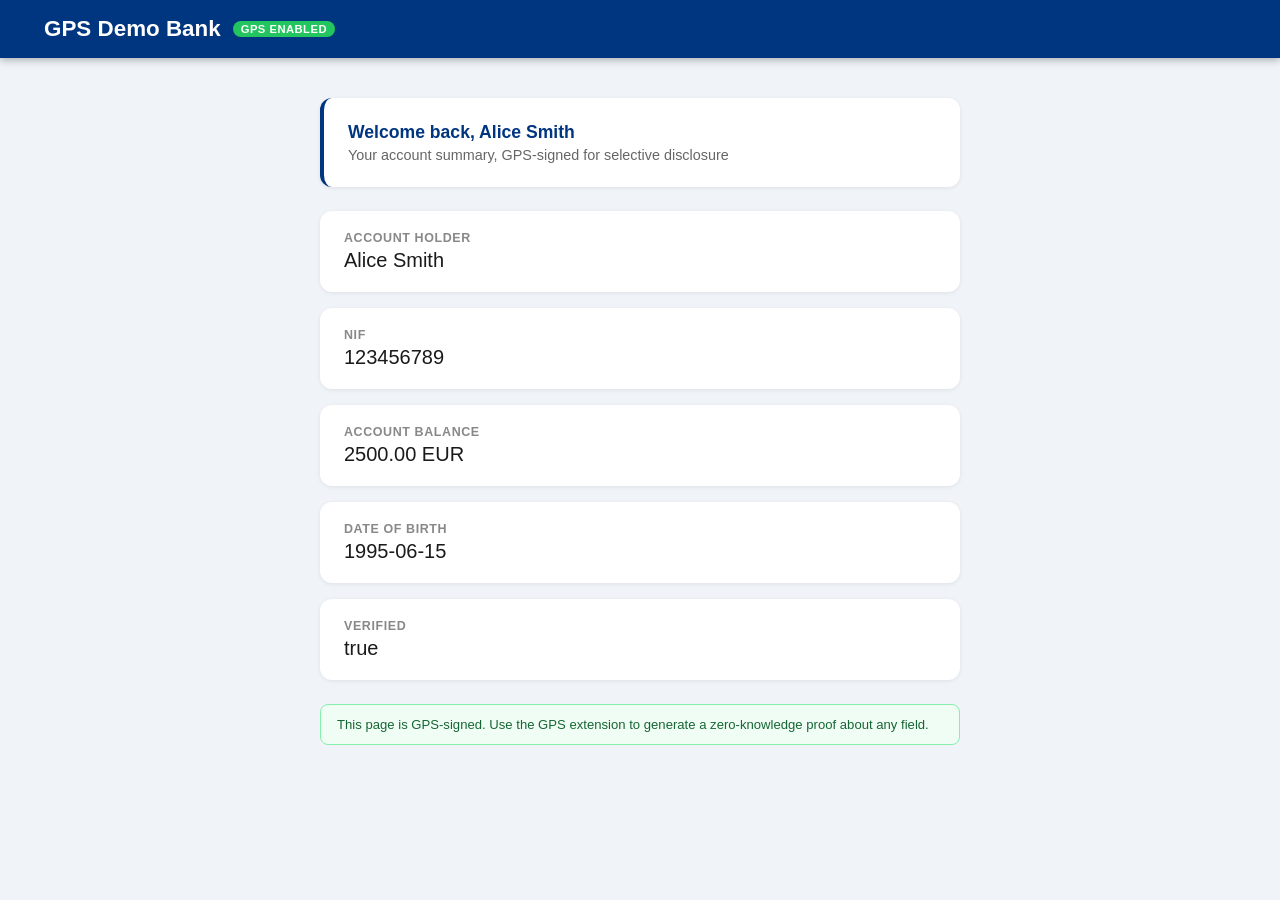
<file: gps-server/html/index.html>
<!DOCTYPE html>
<html lang="en">
<head>
<meta charset="UTF-8">
<meta name="viewport" content="width=device-width, initial-scale=1.0">
<title>GPS Demo Bank, Secure Portal</title>
<style>
  * { box-sizing: border-box; margin: 0; padding: 0; }
  body {
    font-family: -apple-system, BlinkMacSystemFont, 'Segoe UI', sans-serif;
    background: #f0f4f8;
    min-height: 100vh;
    display: flex;
    flex-direction: column;
  }
  header {
    background: #003580;
    color: white;
    padding: 16px 32px;
    display: flex;
    align-items: center;
    gap: 12px;
    box-shadow: 0 2px 8px rgba(0,0,0,0.3);
  }
  header h1 { font-size: 1.4em; font-weight: 600; }
  header .badge {
    background: #22c55e;
    color: white;
    font-size: 0.7em;
    padding: 2px 8px;
    border-radius: 12px;
    font-weight: 600;
    letter-spacing: 0.5px;
  }
  main {
    max-width: 680px;
    margin: 40px auto;
    padding: 0 20px;
    width: 100%;
  }
  .welcome {
    background: white;
    border-radius: 12px;
    padding: 24px;
    margin-bottom: 24px;
    border-left: 4px solid #003580;
    box-shadow: 0 1px 4px rgba(0,0,0,0.08);
  }
  .welcome h2 { color: #003580; font-size: 1.1em; margin-bottom: 4px; }
  .welcome p  { color: #666; font-size: 0.9em; }
  .fields { display: flex; flex-direction: column; gap: 16px; }
  .field {
    background: white;
    border-radius: 12px;
    padding: 20px 24px;
    box-shadow: 0 1px 4px rgba(0,0,0,0.08);
    display: flex;
    justify-content: space-between;
    align-items: center;
  }
  .field .label {
    font-size: 0.78em;
    font-weight: 600;
    color: #888;
    text-transform: uppercase;
    letter-spacing: 0.6px;
    margin-bottom: 4px;
  }
  .field .value {
    font-size: 1.25em;
    color: #1a1a1a;
    font-weight: 500;
  }
  .field .icon {
    font-size: 1.8em;
    opacity: 0.15;
  }
  .gps-badge {
    background: #f0fdf4;
    border: 1px solid #86efac;
    border-radius: 8px;
    padding: 12px 16px;
    margin-top: 24px;
    font-size: 0.82em;
    color: #166534;
    display: flex;
    align-items: center;
    gap: 8px;
  }
</style>
</head>
<body>
<header>
  <span style="font-size:1.6em"></span>
  <h1>GPS Demo Bank</h1>
  <span class="badge">GPS ENABLED</span>
</header>
<main>
  <div class="welcome">
    <h2>Welcome back, Alice Smith</h2>
    <p>Your account summary, GPS-signed for selective disclosure</p>
  </div>
  <div class="fields">
    <div class="field">
      <div>
        <div class="label">Account Holder</div>
        <div class="value" id="name">Alice Smith</div>
      </div>
      <span class="icon"></span>
    </div>
    <div class="field">
      <div>
        <div class="label">NIF</div>
        <div class="value" id="nif">123456789</div>
      </div>
      <span class="icon"></span>
    </div>
    <div class="field">
      <div>
        <div class="label">Account Balance</div>
        <div class="value" id="balance">2500.00 EUR</div>
      </div>
      <span class="icon"></span>
    </div>
    <div class="field">
      <div>
        <div class="label">Date of Birth</div>
        <div class="value" id="birthdate">1995-06-15</div>
      </div>
      <span class="icon"></span>
    </div>
    <div class="field">
      <div>
        <div class="label">Verified</div>
        <div class="value" id="verified">true</div>
      </div>
      <span class="icon"></span>
    </div>
  </div>
  <div class="gps-badge">
 This page is GPS-signed. Use the GPS extension to generate a zero-knowledge proof about any field.
  </div>
</main>
</body>
</html>
</file>
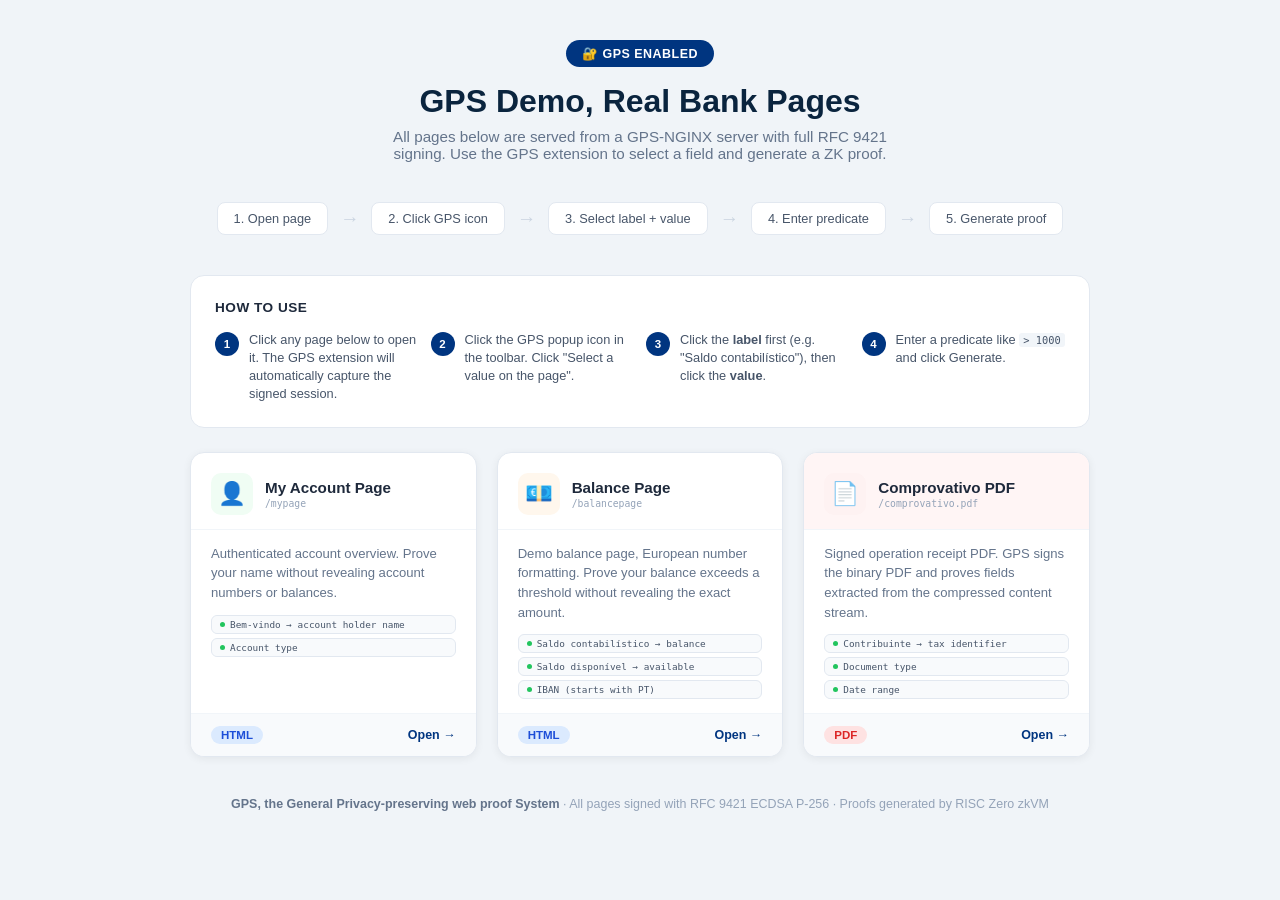
<file: gps-server/html/realwebsite/index.html>
<!DOCTYPE html>
<html lang="pt-PT">
<head>
<meta charset="UTF-8">
<meta name="viewport" content="width=device-width, initial-scale=1.0">
<title>GPS Demo: signed pages</title>
<style>
  * { box-sizing: border-box; margin: 0; padding: 0; }
  body {
    font-family: -apple-system, BlinkMacSystemFont, 'Segoe UI', sans-serif;
    background: #f0f4f8;
    min-height: 100vh;
    display: flex;
    flex-direction: column;
    align-items: center;
    padding: 40px 20px;
  }

  .header {
    text-align: center;
    margin-bottom: 40px;
  }
  .header .badge {
    display: inline-flex;
    align-items: center;
    gap: 8px;
    background: #003580;
    color: white;
    padding: 6px 16px;
    border-radius: 20px;
    font-size: 0.78em;
    font-weight: 600;
    letter-spacing: 0.5px;
    margin-bottom: 16px;
  }
  .header h1 {
    font-size: 2em;
    color: #0a243e;
    font-weight: 700;
    margin-bottom: 8px;
  }
  .header p {
    color: #64748b;
    font-size: 0.95em;
    max-width: 520px;
  }

  .flow {
    display: flex;
    align-items: center;
    gap: 12px;
    margin-bottom: 40px;
    flex-wrap: wrap;
    justify-content: center;
  }
  .flow-step {
    background: white;
    border: 1px solid #e2e8f0;
    border-radius: 8px;
    padding: 8px 16px;
    font-size: 0.8em;
    color: #475569;
    font-weight: 500;
  }
  .flow-arrow {
    color: #cbd5e1;
    font-size: 1.2em;
  }

  .grid {
    display: grid;
    grid-template-columns: repeat(auto-fit, minmax(260px, 1fr));
    gap: 20px;
    width: 100%;
    max-width: 900px;
    margin-bottom: 32px;
  }

  .card {
    background: white;
    border-radius: 14px;
    border: 1px solid #e2e8f0;
    box-shadow: 0 2px 8px rgba(0,0,0,0.06);
    overflow: hidden;
    transition: transform 0.15s, box-shadow 0.15s;
    text-decoration: none;
    display: flex;
    flex-direction: column;
  }
  .card:hover {
    transform: translateY(-2px);
    box-shadow: 0 8px 24px rgba(0,0,0,0.1);
  }

  .card-header {
    padding: 20px 20px 14px;
    border-bottom: 1px solid #f1f5f9;
    display: flex;
    align-items: center;
    gap: 12px;
  }
  .card-icon {
    width: 42px;
    height: 42px;
    border-radius: 10px;
    display: flex;
    align-items: center;
    justify-content: center;
    font-size: 1.4em;
    flex-shrink: 0;
  }
  .card-icon.blue   { background: #eff6ff; }
  .card-icon.green  { background: #f0fdf4; }
  .card-icon.purple { background: #faf5ff; }
  .card-icon.orange { background: #fff7ed; }
  .card-icon.red    { background: #fef2f2; }

  .card-title { font-size: 0.95em; font-weight: 700; color: #1e293b; }
  .card-route { font-size: 0.75em; color: #94a3b8; font-family: monospace; margin-top: 2px; }

  .card-body {
    padding: 14px 20px;
    flex: 1;
  }
  .card-desc {
    font-size: 0.82em;
    color: #64748b;
    line-height: 1.5;
    margin-bottom: 12px;
  }

  .fields {
    display: flex;
    flex-direction: column;
    gap: 4px;
  }
  .field-tag {
    display: inline-flex;
    align-items: center;
    gap: 5px;
    background: #f8fafc;
    border: 1px solid #e2e8f0;
    border-radius: 6px;
    padding: 3px 8px;
    font-size: 0.72em;
    color: #475569;
    font-family: monospace;
  }
  .field-tag .dot {
    width: 5px;
    height: 5px;
    border-radius: 50%;
    background: #22c55e;
    flex-shrink: 0;
  }

  .card-footer {
    padding: 12px 20px;
    background: #f8fafc;
    border-top: 1px solid #f1f5f9;
    display: flex;
    align-items: center;
    justify-content: space-between;
  }
  .card-type {
    font-size: 0.72em;
    font-weight: 600;
    padding: 3px 10px;
    border-radius: 12px;
  }
  .card-type.html { background: #dbeafe; color: #1d4ed8; }
  .card-type.pdf  { background: #fee2e2; color: #dc2626; }
  .open-btn {
    font-size: 0.78em;
    color: #003580;
    font-weight: 600;
    display: flex;
    align-items: center;
    gap: 4px;
  }

  .pdf-card .card-header { background: #fff5f5; }

  .instructions {
    max-width: 900px;
    width: 100%;
    background: white;
    border-radius: 14px;
    border: 1px solid #e2e8f0;
    padding: 24px;
    margin-bottom: 24px;
  }
  .instructions h3 {
    font-size: 0.85em;
    font-weight: 700;
    color: #1e293b;
    margin-bottom: 16px;
    text-transform: uppercase;
    letter-spacing: 0.5px;
  }
  .steps-grid {
    display: grid;
    grid-template-columns: repeat(auto-fit, minmax(180px, 1fr));
    gap: 12px;
  }
  .step-item {
    display: flex;
    gap: 10px;
    align-items: flex-start;
  }
  .step-num {
    width: 24px;
    height: 24px;
    border-radius: 50%;
    background: #003580;
    color: white;
    font-size: 0.72em;
    font-weight: 700;
    display: flex;
    align-items: center;
    justify-content: center;
    flex-shrink: 0;
    margin-top: 1px;
  }
  .step-text {
    font-size: 0.8em;
    color: #475569;
    line-height: 1.4;
  }

  .gps-footer {
    text-align: center;
    font-size: 0.78em;
    color: #94a3b8;
    margin-top: 8px;
  }
  .gps-footer strong { color: #64748b; }
</style>
</head>
<body>

<div class="header">
  <div class="badge">🔐 GPS ENABLED</div>
  <h1>GPS Demo, Real Bank Pages</h1>
  <p>All pages below are served from a GPS-NGINX server with full RFC 9421 signing. Use the GPS extension to select a field and generate a ZK proof.</p>
</div>

<div class="flow">
  <div class="flow-step">1. Open page</div>
  <div class="flow-arrow">→</div>
  <div class="flow-step">2. Click GPS icon</div>
  <div class="flow-arrow">→</div>
  <div class="flow-step">3. Select label + value</div>
  <div class="flow-arrow">→</div>
  <div class="flow-step">4. Enter predicate</div>
  <div class="flow-arrow">→</div>
  <div class="flow-step">5. Generate proof</div>
</div>

<div class="instructions">
  <h3>How to use</h3>
  <div class="steps-grid">
    <div class="step-item">
      <div class="step-num">1</div>
      <div class="step-text">Click any page below to open it. The GPS extension will automatically capture the signed session.</div>
    </div>
    <div class="step-item">
      <div class="step-num">2</div>
      <div class="step-text">Click the GPS popup icon in the toolbar. Click "Select a value on the page".</div>
    </div>
    <div class="step-item">
      <div class="step-num">3</div>
      <div class="step-text">Click the <strong>label</strong> first (e.g. "Saldo contabilístico"), then click the <strong>value</strong>.</div>
    </div>
    <div class="step-item">
      <div class="step-num">4</div>
      <div class="step-text">Enter a predicate like <code style="background:#f1f5f9;padding:1px 4px;border-radius:3px">> 1000</code> and click Generate.</div>
    </div>
  </div>
</div>

<div class="grid">

  <!-- Homepage -->
  

  <!-- Login -->
  

  <!-- MyPage -->
  <a class="card" href="/mypage" target="_blank">
    <div class="card-header">
      <div class="card-icon green">👤</div>
      <div>
        <div class="card-title">My Account Page</div>
        <div class="card-route">/mypage</div>
      </div>
    </div>
    <div class="card-body">
      <div class="card-desc">Authenticated account overview. Prove your name without revealing account numbers or balances.</div>
      <div class="fields">
        <div class="field-tag"><span class="dot"></span>Bem-vindo → account holder name</div>
        <div class="field-tag"><span class="dot"></span>Account type</div>
      </div>
    </div>
    <div class="card-footer">
      <span class="card-type html">HTML</span>
      <span class="open-btn">Open →</span>
    </div>
  </a>

  <!-- Balance -->
  <a class="card" href="/balancepage" target="_blank">
    <div class="card-header">
      <div class="card-icon orange">💶</div>
      <div>
        <div class="card-title">Balance Page</div>
        <div class="card-route">/balancepage</div>
      </div>
    </div>
    <div class="card-body">
      <div class="card-desc">Demo balance page, European number formatting. Prove your balance exceeds a threshold without revealing the exact amount.</div>
      <div class="fields">
        <div class="field-tag"><span class="dot"></span>Saldo contabilístico → balance</div>
        <div class="field-tag"><span class="dot"></span>Saldo disponível → available</div>
        <div class="field-tag"><span class="dot"></span>IBAN (starts with PT)</div>
      </div>
    </div>
    <div class="card-footer">
      <span class="card-type html">HTML</span>
      <span class="open-btn">Open →</span>
    </div>
  </a>

  <!-- PDF -->
  <a class="card pdf-card" href="/comprovativo.pdf" target="_blank">
    <div class="card-header">
      <div class="card-icon red">📄</div>
      <div>
        <div class="card-title">Comprovativo PDF</div>
        <div class="card-route">/comprovativo.pdf</div>
      </div>
    </div>
    <div class="card-body">
      <div class="card-desc">Signed operation receipt PDF. GPS signs the binary PDF and proves fields extracted from the compressed content stream.</div>
      <div class="fields">
        <div class="field-tag"><span class="dot"></span>Contribuinte → tax identifier</div>
        <div class="field-tag"><span class="dot"></span>Document type</div>
        <div class="field-tag"><span class="dot"></span>Date range</div>
      </div>
    </div>
    <div class="card-footer">
      <span class="card-type pdf">PDF</span>
      <span class="open-btn">Open →</span>
    </div>
  </a>

</div>

<div class="gps-footer">
  <strong>GPS, the General Privacy-preserving web proof System</strong> · All pages signed with RFC 9421 ECDSA P-256 · Proofs generated by RISC Zero zkVM
</div>

</body>
</html>
</file>
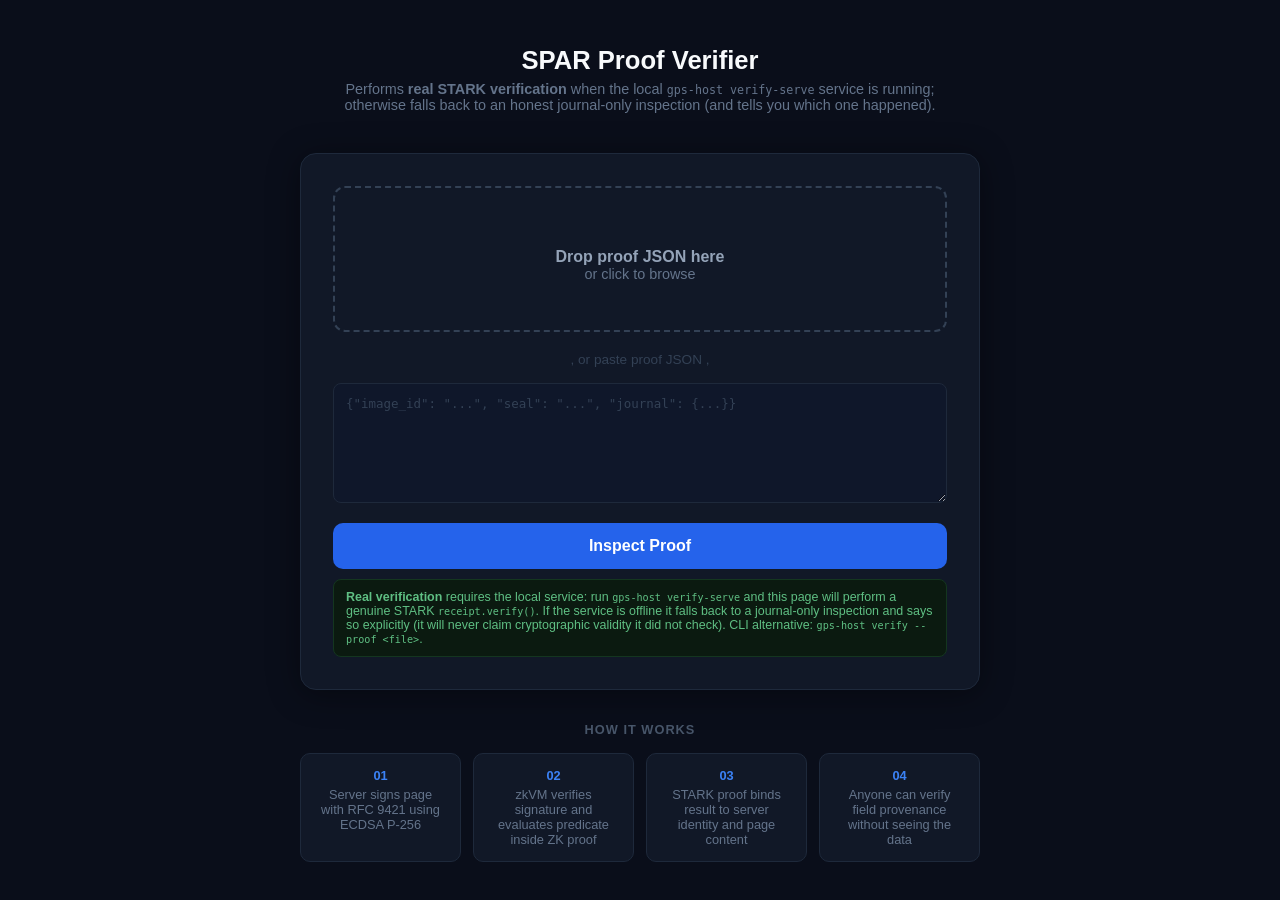
<file: verifier.html>
<!DOCTYPE html>
<html lang="en">
<head>
<meta charset="UTF-8">
<meta name="viewport" content="width=device-width, initial-scale=1.0">
<title>SPAR Proof Verifier</title>
<style>
  * { box-sizing: border-box; margin: 0; padding: 0; }
  body {
    font-family: -apple-system, BlinkMacSystemFont, 'Segoe UI', sans-serif;
    background: #0a0e1a;
    color: #e2e8f0;
    min-height: 100vh;
    display: flex;
    flex-direction: column;
    align-items: center;
    justify-content: center;
    padding: 32px 20px;
  }

  .logo { font-size: 2.5em; margin-bottom: 8px; }
  h1 { font-size: 1.6em; font-weight: 700; color: #f8fafc; margin-bottom: 6px; }
  .subtitle { color: #64748b; font-size: 0.9em; margin-bottom: 40px; text-align: center; max-width: 640px; }

  .card {
    background: #111827;
    border: 1px solid #1e293b;
    border-radius: 16px;
    padding: 32px;
    width: 100%;
    max-width: 680px;
    box-shadow: 0 4px 32px rgba(0,0,0,0.4);
  }

  .drop-zone {
    border: 2px dashed #334155;
    border-radius: 12px;
    padding: 48px 24px;
    text-align: center;
    cursor: pointer;
    transition: all 0.2s;
    margin-bottom: 20px;
  }
  .drop-zone:hover, .drop-zone.drag-over {
    border-color: #3b82f6;
    background: rgba(59,130,246,0.05);
  }
  .drop-zone .icon { font-size: 2.5em; margin-bottom: 12px; }
  .drop-zone p { color: #64748b; font-size: 0.9em; }
  .drop-zone strong { color: #94a3b8; }

  .or { text-align: center; color: #334155; margin: 16px 0; font-size: 0.85em; }

  textarea {
    width: 100%;
    height: 120px;
    background: #0f172a;
    border: 1px solid #1e293b;
    border-radius: 8px;
    color: #94a3b8;
    font-family: 'JetBrains Mono', monospace;
    font-size: 0.78em;
    padding: 12px;
    resize: vertical;
    outline: none;
  }
  textarea:focus { border-color: #3b82f6; }
  textarea::placeholder { color: #334155; }

  .btn {
    width: 100%;
    padding: 14px;
    background: #2563eb;
    color: white;
    border: none;
    border-radius: 10px;
    font-size: 1em;
    font-weight: 600;
    cursor: pointer;
    margin-top: 16px;
    transition: background 0.2s;
  }
  .btn:hover { background: #1d4ed8; }
  .btn:disabled { background: #1e293b; color: #475569; cursor: not-allowed; }

  /* Result */
  .result {
    margin-top: 24px;
    border-radius: 12px;
    padding: 24px;
    display: none;
  }
  .result.valid {
    background: rgba(16,185,129,0.08);
    border: 1px solid rgba(16,185,129,0.3);
  }
  .result.invalid {
    background: rgba(239,68,68,0.08);
    border: 1px solid rgba(239,68,68,0.3);
  }
  .result.devmode {
    background: rgba(234,179,8,0.08);
    border: 1px solid rgba(234,179,8,0.3);
  }

  .result-header {
    display: flex;
    align-items: center;
    gap: 12px;
    margin-bottom: 20px;
  }
  .result-icon { font-size: 2em; }
  .result-title { font-size: 1.2em; font-weight: 700; }
  .result.valid .result-title { color: #10b981; }
  .result.invalid .result-title { color: #ef4444; }
  .result.devmode .result-title { color: #eab308; }

  /* Section headers inside result */
  .section-label {
    font-size: 0.68em;
    font-weight: 700;
    color: #3b82f6;
    text-transform: uppercase;
    letter-spacing: 1px;
    margin: 18px 0 8px;
  }
  .section-label:first-child { margin-top: 0; }

  .fields { display: flex; flex-direction: column; gap: 6px; }
  .field {
    display: flex;
    justify-content: space-between;
    align-items: flex-start;
    padding: 9px 12px;
    background: rgba(255,255,255,0.03);
    border-radius: 8px;
    gap: 16px;
  }
  .field-label {
    font-size: 0.7em;
    font-weight: 600;
    color: #64748b;
    text-transform: uppercase;
    letter-spacing: 0.5px;
    white-space: nowrap;
    padding-top: 1px;
    min-width: 90px;
  }
  .field-value {
    font-size: 0.83em;
    color: #e2e8f0;
    text-align: right;
    font-family: 'JetBrains Mono', monospace;
    word-break: break-all;
  }
  .field-value.mono { font-size: 0.73em; color: #94a3b8; }
  .field-value.muted { font-size: 0.73em; color: #475569; }

  .predicate-result {
    display: inline-block;
    padding: 2px 10px;
    border-radius: 12px;
    font-size: 0.8em;
    font-weight: 700;
  }
  .predicate-result.true { background: #064e3b; color: #34d399; }
  .predicate-result.false { background: #450a0a; color: #f87171; }

  /* Per-field proof card */
  .proof-field-card {
    border: 1px solid #1e293b;
    border-radius: 10px;
    padding: 14px 16px;
    margin-bottom: 10px;
    background: rgba(255,255,255,0.02);
  }
  .proof-field-card:last-child { margin-bottom: 0; }

  .proof-field-header {
    display: flex;
    justify-content: space-between;
    align-items: center;
    margin-bottom: 10px;
  }
  .proof-field-name {
    font-size: 0.82em;
    font-weight: 700;
    color: #cbd5e1;
  }

  .provenance-grid {
    display: grid;
    grid-template-columns: 1fr 1fr;
    gap: 6px;
    margin-top: 8px;
  }
  .prov-item {
    background: rgba(0,0,0,0.2);
    border-radius: 6px;
    padding: 7px 10px;
  }
  .prov-item-label {
    font-size: 0.62em;
    font-weight: 700;
    color: #475569;
    text-transform: uppercase;
    letter-spacing: 0.5px;
    margin-bottom: 3px;
  }
  .prov-item-value {
    font-size: 0.73em;
    color: #94a3b8;
    font-family: 'JetBrains Mono', monospace;
    word-break: break-all;
  }
  .prov-item-value.url { color: #60a5fa; }
  .prov-item-value.hash { font-size: 0.65em; color: #475569; }

  .image-id {
    margin-top: 16px;
    padding: 10px 14px;
    background: rgba(255,255,255,0.02);
    border-radius: 8px;
    font-size: 0.68em;
    color: #334155;
    font-family: monospace;
    word-break: break-all;
    line-height: 1.6;
  }
  .image-id .match { color: #10b981; }
  .image-id .mismatch { color: #ef4444; }

  .devmode-badge {
    display: inline-block;
    background: rgba(234,179,8,0.15);
    color: #eab308;
    border: 1px solid rgba(234,179,8,0.3);
    border-radius: 6px;
    padding: 3px 10px;
    font-size: 0.75em;
    font-weight: 700;
    margin-top: 4px;
  }

  .spinner {
    display: none;
    text-align: center;
    padding: 24px;
    color: #64748b;
    font-size: 0.9em;
  }

  .how-it-works {
    margin-top: 32px;
    max-width: 680px;
    text-align: center;
  }
  .how-it-works h3 { color: #475569; font-size: 0.8em; font-weight: 600;
    text-transform: uppercase; letter-spacing: 1px; margin-bottom: 16px; }
  .steps { display: flex; gap: 12px; justify-content: center; flex-wrap: wrap; }
  .step {
    background: #111827;
    border: 1px solid #1e293b;
    border-radius: 10px;
    padding: 14px 18px;
    font-size: 0.8em;
    color: #64748b;
    flex: 1;
    min-width: 140px;
    max-width: 180px;
  }
  .step .step-num { color: #3b82f6; font-weight: 700; margin-bottom: 4px; }
</style>
</head>
<body>

<div class="logo"></div>
<h1>SPAR Proof Verifier</h1>
<p class="subtitle">Performs <strong>real STARK verification</strong> when the local <code>gps-host verify-serve</code> service is running; otherwise falls back to an honest journal-only inspection (and tells you which one happened).</p>

<div class="card">
  <div class="drop-zone" id="dropZone">
    <div class="icon"></div>
    <strong>Drop proof JSON here</strong>
    <p>or click to browse</p>
    <input type="file" id="fileInput" accept=".json" style="display:none">
  </div>

  <div class="or">, or paste proof JSON ,</div>

  <textarea id="proofInput" placeholder='{"image_id": "...", "seal": "...", "journal": {...}}'></textarea>

  <button class="btn" id="verifyBtn" onclick="verify()">Inspect Proof</button>

  <div style="margin-top:10px;padding:10px 12px;border:1px solid #14361f;background:#0b1a10;border-radius:8px;color:#5fbf83;font-size:0.78em">
 <strong>Real verification</strong> requires the local service: run
    <code>gps-host verify-serve</code> and this page will perform a genuine STARK
    <code>receipt.verify()</code>. If the service is offline it falls back to a
    journal-only inspection and says so explicitly (it will never claim cryptographic
    validity it did not check). CLI alternative: <code>gps-host verify --proof &lt;file&gt;</code>.
  </div>

  <div class="spinner" id="spinner"> Reading proof…</div>

  <div class="result" id="result">
    <div class="result-header">
      <div class="result-icon" id="resultIcon"></div>
      <div>
        <div class="result-title" id="resultTitle"></div>
        <div style="color:#64748b;font-size:0.82em;margin-top:2px" id="resultSubtitle"></div>
        <div id="devmodeBadge"></div>
      </div>
    </div>

    <!-- Top-level summary -->
    <div class="section-label">Proof Summary</div>
    <div class="fields" id="summaryFields"></div>

    <!-- Per-field results with provenance -->
    <div class="section-label" id="fieldsSectionLabel" style="display:none">Field Results &amp; Provenance</div>
    <div id="proofFieldCards"></div>

    <!-- Image ID + metadata -->
    <div class="image-id" id="imageId"></div>
  </div>
</div>

<div class="how-it-works">
  <h3>How it works</h3>
  <div class="steps">
    <div class="step">
      <div class="step-num">01</div>
      Server signs page with RFC 9421 using ECDSA P-256
    </div>
    <div class="step">
      <div class="step-num">02</div>
      zkVM verifies signature and evaluates predicate inside ZK proof
    </div>
    <div class="step">
      <div class="step-num">03</div>
      STARK proof binds result to server identity and page content
    </div>
    <div class="step">
      <div class="step-num">04</div>
      Anyone can verify field provenance without seeing the data
    </div>
  </div>
</div>

<script>
// Current GPS guest image_id, update when guest is rebuilt
// Known valid GPS guest image_ids, add new ones when guest is rebuilt
const GPS_IMAGE_ID_LABELS = {
  '50e385cac9acdd6b9cc3e6c21a19daf33d6d817cad32d5fe7fe17d2728eddcd0': 'v13 (current: named numeric conventions, mandatory signed created)',
  '71442f7b757c93edf1a14b0535a68b427d80818a156a9eb4ff2c936cfbc2e65b': 'v12 (superseded 2026-09-09; inferred numeric conventions, optional created)',
  '97f01cdf9e73615c830284fc1102f26136a572ba4ad0c419ed69e6f035342a55': 'v11 (superseded 2026-09-05; unsalted commitments)',
  '1954e5a600c8574dd2df1d03daaf7e967398f78b03df46bed03711233a1d68d3': 'v11 (key-distribution, pre-reproducible)',
  '92ebd6bcdd3dec26e63a0a5c37d4111c2dc053499432324e99d45e5260793962': 'v10.1-anchored',
  '833701f90525fe6a7db150a59c4fbf85d6140aea75f3ac15e99101268a4f1b69': 'v10-anchored',
  '013313c0aba94cfc3f9cc46849fd95857c285901df55d21398ae1947159624a9': 'v8-fixed',
  '00438ad31acc4fca326c3eb97ae42f9ad165d87dc599b6ef12ff6c365131575b': 'v7-cli',
  '97e2fb4824f6d76c6ba5e6f9b1bab1b9c678a26795600a489e0acda75c6ec267': 'v7-ext',
  'd3e7e71844c4b9449191ea2bd4aaf7c853ca94172c61069a2e816cf20908cadc': 'v6-multi',
  'f723840c8937d3c0566aeac8bea699dcb1c50eaab85a542fb93dab14f3765886': 'v5',
};
const GPS_IMAGE_IDS = Object.keys(GPS_IMAGE_ID_LABELS);
const GPS_IMAGE_ID = GPS_IMAGE_IDS[0]; // latest

// Local real-verifier service (gps-host verify-serve). When reachable, this page
// performs genuine STARK verification; otherwise it inspects the journal only.
const VERIFY_SERVICE_URL = 'http://127.0.0.1:8788/verify';

const dropZone = document.getElementById('dropZone');
const fileInput = document.getElementById('fileInput');

dropZone.addEventListener('click', () => fileInput.click());
dropZone.addEventListener('dragover', e => { e.preventDefault(); dropZone.classList.add('drag-over'); });
dropZone.addEventListener('dragleave', () => dropZone.classList.remove('drag-over'));
dropZone.addEventListener('drop', e => {
  e.preventDefault();
  dropZone.classList.remove('drag-over');
  const file = e.dataTransfer.files[0];
  if (file) readFile(file);
});
fileInput.addEventListener('change', () => { if (fileInput.files[0]) readFile(fileInput.files[0]); });

function readFile(file) {
  const reader = new FileReader();
  reader.onload = e => {
    document.getElementById('proofInput').value = e.target.result;
    dropZone.querySelector('strong').textContent = file.name;
    dropZone.querySelector('p').textContent = (file.size / 1024).toFixed(0) + ' KB';
  };
  reader.readAsText(file);
}

function esc(s) {
  return String(s ?? '')
    .replace(/&/g,'&amp;').replace(/</g,'&lt;').replace(/>/g,'&gt;');
}

function shortHash(h) {
  if (!h) return ',';
  return h.length > 16 ? h.slice(0, 16) + '…' : h;
}

function fmtTimestamp(ts) {
  if (!ts) return ',';
  const n = parseInt(ts);
  if (isNaN(n)) return esc(ts);
  return new Date(n * 1000).toLocaleString();
}

async function verify() {
  const input = document.getElementById('proofInput').value.trim();
  if (!input) { alert('Please provide a proof JSON'); return; }

  let proof;
  try { proof = JSON.parse(input); }
  catch(e) { alert('Invalid JSON: ' + e.message); return; }

  if (!proof.seal || !proof.journal || !proof.image_id) {
    alert('Missing required fields: seal, journal, image_id');
    return;
  }

  document.getElementById('verifyBtn').disabled = true;
  document.getElementById('result').style.display = 'none';
  document.getElementById('spinner').style.display = 'block';
  document.getElementById('spinner').textContent = ' Verifying STARK seal via local service…';

  // Attempt REAL cryptographic verification via the local gps-host service
  // (`gps-host verify-serve`). If it is running, the result below reflects an actual
  // receipt.verify() against the guest image_id. If not, we fall back to an honest
  // journal-only inspection and say so.
  let stark = { reachable: false, valid: false, error: '', data: {} };
  try {
    const r = await fetch(VERIFY_SERVICE_URL, {
      method: 'POST', headers: { 'Content-Type': 'application/json' },
      body: JSON.stringify(proof),
    });
    const data = await r.json();
    stark = { reachable: true, valid: data.valid === true, error: data.error || '', data };
  } catch (e) {
    stark = { reachable: false, valid: false, error: String(e), data: {} };
  }

  document.getElementById('spinner').style.display = 'none';
  document.getElementById('verifyBtn').disabled = false;

  const j = proof.journal;
  const meta = proof.metadata || {};
  const isDevMode = meta.dev_mode === true;
  const imageMatch = GPS_IMAGE_IDS.includes(proof.image_id);
  const fieldResults = Array.isArray(j.field_results) ? j.field_results : [];
  const allPredicatesTrue = fieldResults.length > 0
    ? fieldResults.every(r => r.predicate_result === true)
    : j.predicate_result === true;

  // When the service is reachable, the REAL STARK result is authoritative.
  // Otherwise fall back to the (clearly-labelled) journal-only check.
  const isValid = stark.reachable ? stark.valid : (imageMatch && allPredicatesTrue);

  const result = document.getElementById('result');
  result.className = 'result ' + (isValid ? 'valid' : 'invalid');
  result.style.display = 'block';
  document.getElementById('devmodeBadge').innerHTML = isDevMode
    ? '<span class="devmode-badge">[!] DEV MODE seal, a real STARK verify will reject it</span>' : '';

  if (stark.reachable) {
    document.getElementById('resultIcon').textContent = isValid ? 'OK' : 'FAIL';
    document.getElementById('resultTitle').textContent = isValid
      ? 'STARK proof VERIFIED (real)'
      : 'STARK verification FAILED';
    document.getElementById('resultSubtitle').textContent = isValid
      ? ('Cryptographically verified by the local gps-host service against image_id '
          + String(stark.data.image_id || '').slice(0, 12) + '…')
      : ('The seal did not verify: ' + (stark.error || 'invalid'));
  } else {
    document.getElementById('resultIcon').textContent = isValid ? 'ℹ' : 'FAIL';
    document.getElementById('resultTitle').textContent = isValid
      ? 'Journal checks passed (NOT STARK-verified)'
      : (!imageMatch ? 'Invalid, Program Mismatch' : 'Journal check failed, Predicate FALSE');
    document.getElementById('resultSubtitle').textContent = isValid
      ? 'Verify service offline, journal + image id only. Start it with `gps-host verify-serve`, or run `gps-host verify --proof <file>`.'
      : 'Journal inspection failed';
  }

  // -- Summary fields ----------------------------------------------------
  const summaryRows = [
    ['Server', esc(j.server_domain)],
    ['Trust Anchor', esc(j.trust_anchor)],
    ['Timestamp', fmtTimestamp(j.server_timestamp)],
    ['Session ID', `<span class="field-value mono">${esc(j.session_id)}</span>`],
    ['Proof Size', meta.proof_size_bytes
      ? (meta.proof_size_bytes / 1024).toFixed(0) + ' KB'
      : ','],
    ['Proof Time', meta.proof_time_seconds
      ? meta.proof_time_seconds.toFixed(1) + 's'
      : ','],
    ['Generated', meta.proof_generation_time
      ? esc(meta.proof_generation_time.slice(0, 19).replace('T', ' '))
      : ','],
  ];

  document.getElementById('summaryFields').innerHTML = summaryRows.map(([label, value]) => `
    <div class="field">
      <div class="field-label">${label}</div>
      <div class="field-value">${value}</div>
    </div>
  `).join('');

  // -- Per-field results with provenance --------------------------------
  const cardsEl = document.getElementById('proofFieldCards');
  const labelEl = document.getElementById('fieldsSectionLabel');

  if (fieldResults.length > 0) {
    labelEl.style.display = 'block';
    cardsEl.innerHTML = fieldResults.map((fr, i) => {
      const prov = fr.provenance || {};
      const ok = fr.predicate_result === true;
      return `
        <div class="proof-field-card">
          <div class="proof-field-header">
            <div class="proof-field-name">Field ${i+1}: ${esc(fr.field_label || fr.field_selected || ',')}</div>
            <span class="predicate-result ${ok}">${ok ? 'TRUE' : 'FALSE'}</span>
          </div>
          <div class="fields">
            <div class="field">
              <div class="field-label">Statement</div>
              <div class="field-value">${esc(fr.predicate_statement)}</div>
            </div>
          </div>
          <div class="provenance-grid">
            <div class="prov-item">
              <div class="prov-item-label">Source Domain</div>
              <div class="prov-item-value">${esc(prov.source_domain || j.server_domain || ',')}</div>
            </div>
            <div class="prov-item">
              <div class="prov-item-label">Source URL</div>
              <div class="prov-item-value url">${esc(prov.source_url || j.target_url || ',')}</div>
            </div>
            <div class="prov-item">
              <div class="prov-item-label">Session ID</div>
              <div class="prov-item-value hash">${esc(prov.source_session_id || j.session_id || ',')}</div>
            </div>
            <div class="prov-item">
              <div class="prov-item-label">Trust Anchor</div>
              <div class="prov-item-value">${esc(prov.trust_anchor || j.trust_anchor || ',')}</div>
            </div>
            <div class="prov-item" style="grid-column: 1 / -1">
              <div class="prov-item-label">Body commitment (salted SHA-256 in current proofs; check with gps-host verify-provenance)</div>
              <div class="prov-item-value hash">${esc(prov.source_body_hash || j.body_hash || ',')}</div>
            </div>
          </div>
        </div>
      `;
    }).join('');
  } else {
    // Legacy single-field proof
    labelEl.style.display = 'block';
    cardsEl.innerHTML = `
      <div class="proof-field-card">
        <div class="proof-field-header">
          <div class="proof-field-name">${esc(j.predicate_statement || ',')}</div>
          <span class="predicate-result ${j.predicate_result}">${j.predicate_result ? 'TRUE' : 'FALSE'}</span>
        </div>
        <div class="provenance-grid">
          <div class="prov-item">
            <div class="prov-item-label">Source Domain</div>
            <div class="prov-item-value">${esc(j.server_domain || ',')}</div>
          </div>
          <div class="prov-item">
            <div class="prov-item-label">Source URL</div>
            <div class="prov-item-value url">${esc(j.target_url || ',')}</div>
          </div>
          <div class="prov-item" style="grid-column: 1 / -1">
            <div class="prov-item-label">Body Hash</div>
            <div class="prov-item-value hash">${esc(j.body_hash || ',')}</div>
          </div>
        </div>
      </div>
    `;
  }

  // -- Image ID footer ---------------------------------------------------
  const matchClass = imageMatch ? 'match' : 'mismatch';
  const matchText = imageMatch
    ? 'OK image_id matches known SPAR guest (' + GPS_IMAGE_ID_LABELS[proof.image_id] + ')'
    : 'FAIL image_id MISMATCH, unknown program';
  document.getElementById('imageId').innerHTML =
    `<span class="${matchClass}">${matchText}</span><br>` +
    `Program: ${esc(proof.image_id)}<br>` +
    `Expected: ${GPS_IMAGE_ID}`;
}
</script>
</body>
</html>
</file>
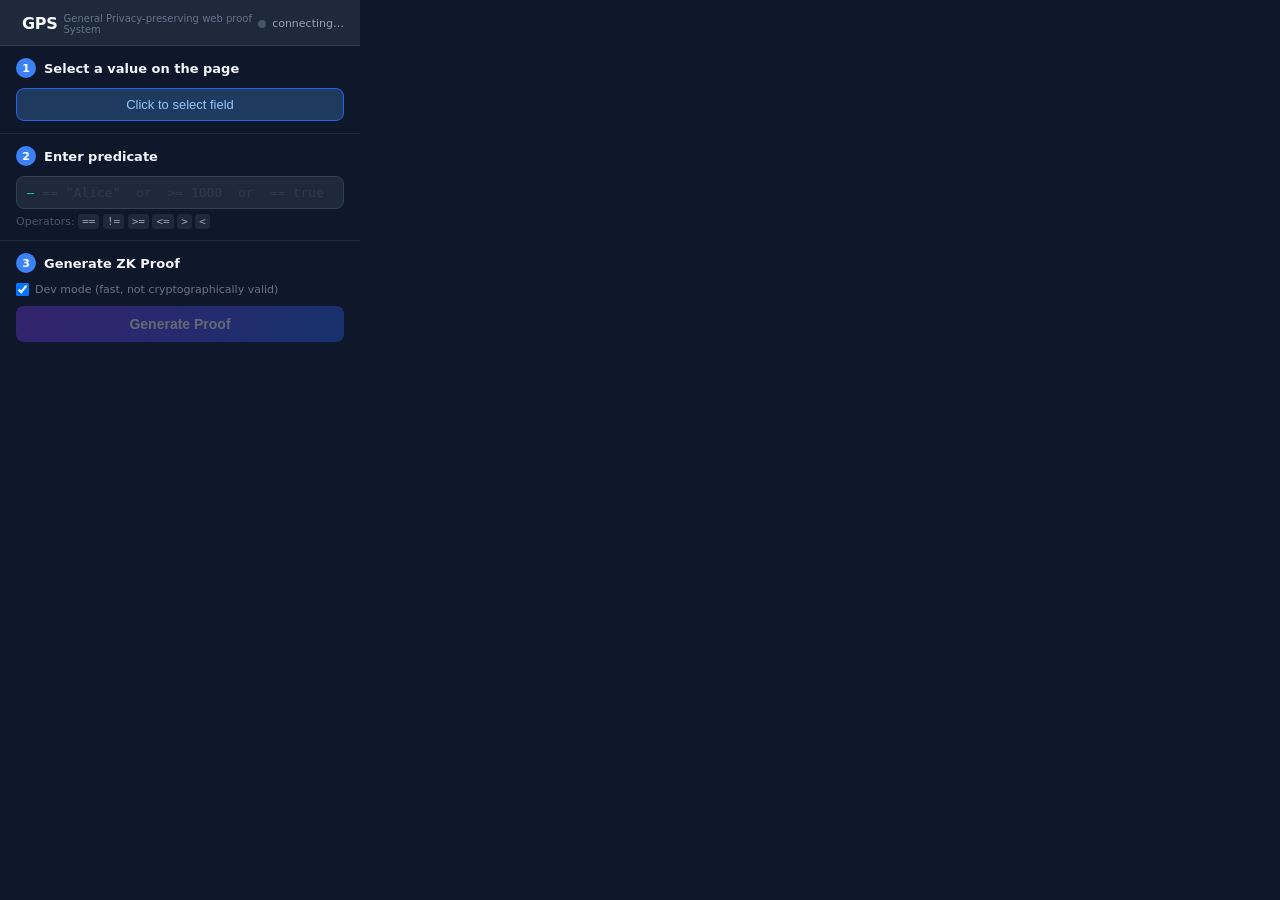
<file: extension/popup/popup.html>
<!DOCTYPE html>
<html lang="en">
<head>
  <meta charset="UTF-8">
  <meta name="viewport" content="width=device-width, initial-scale=1">
  <title>GPS</title>
  <link rel="stylesheet" href="popup.css">
</head>
<body>
  <!-- Header -->
  <header>
    <div class="logo">
      <span class="logo-icon"></span>
      <span class="logo-text">GPS</span>
      <span class="logo-sub">General Privacy-preserving web proof System</span>
    </div>
    <div class="host-status">
      <span id="host-dot" class="dot dot-grey"></span>
      <span id="host-text">connecting…</span>
    </div>
  </header>

  <!-- Step 1: Select Field -->
  <section class="section">
    <div class="step-header">
      <span class="step-num">1</span>
      <span class="step-label">Select a value on the page</span>
    </div>

    <button id="select-btn" class="action-btn">
 Click to select field
    </button>

    <!-- PDF mode: manual value input -->
    <div id="pdf-input-row" class="pdf-input-row hidden">
      <input id="pdf-value-input" type="text" class="path-input"
             placeholder="Type value to prove (e.g. ANTONIO SILVA)">
      <button id="pdf-value-confirm" class="path-save-btn">OK</button>
    </div>
    <div id="pdf-hint" class="predicate-hint hidden">
      PDF page: type the value you want to prove from the document.
    </div>

    <div id="selected-display" class="selected-display hidden">
      <div class="selected-row">
        <span class="selected-label">Value</span>
        <span id="selected-value" class="selected-value"></span>
      </div>
      <div class="selected-row">
        <span class="selected-label">Path</span>
        <span id="selected-path" class="selected-path"></span>
      </div>
      <div id="path-edit-row" class="path-edit-row hidden">
        <input id="path-input" type="text" class="path-input" placeholder="e.g. user.name">
        <button id="path-save-btn" class="path-save-btn">OK</button>
      </div>
      <button id="path-edit-btn" class="link-btn"> Edit path manually</button>
    </div>
  </section>

  <div class="divider"></div>

  <!-- Step 2: Predicate -->
  <section class="section">
    <div class="step-header">
      <span class="step-num">2</span>
      <span class="step-label">Enter predicate</span>
    </div>
    <div class="predicate-row">
      <span id="predicate-field-preview" class="predicate-field">&ndash;</span>
      <input id="predicate-input" type="text" class="predicate-input"
             placeholder='== "Alice"  or  >= 1000  or  == true'
             disabled>
    </div>
    <div class="predicate-hint">
      Operators: <code>==</code> <code>!=</code> <code>&gt;=</code> <code>&lt;=</code> <code>&gt;</code> <code>&lt;</code>
    </div>

    <!-- "Add another?" prompt, shown after predicate confirmed via Enter -->
    <div id="add-another-prompt" class="add-another-prompt hidden">
      <span class="add-another-label">Add another field to the proof?</span>
      <div class="add-another-btns">
        <button id="add-another-yes" class="add-another-btn yes">＋ Add another field</button>
      </div>
    </div>
  </section>

  <div class="divider"></div>

  <!-- Step 3: Generate -->
  <section class="section">
    <div class="step-header">
      <span class="step-num">3</span>
      <span id="step3-label" class="step-label">Generate ZK Proof</span>
    </div>

    <!-- Accumulated fields list -->
    <div id="fields-list" class="fields-list hidden"></div>

    <div class="dev-row">
      <label class="dev-label">
        <input type="checkbox" id="dev-mode" checked>
        Dev mode (fast, not cryptographically valid)
      </label>
    </div>

    <button id="prove-btn" class="prove-btn" disabled>Generate Proof</button>

    <div id="progress" class="progress hidden">
      <div class="spinner"></div>
      <span id="progress-text">Generating proof…</span>
    </div>
  </section>

  <!-- Error -->
  <div id="error-box" class="error-box hidden"></div>

  <!-- Result -->
  <div id="result-box" class="result-box hidden">
    <div id="result-header" class="result-header"></div>

    <div class="proof-json-wrap">
      <pre id="proof-json" class="proof-json"></pre>
    </div>

    <div class="result-actions">
      <button id="copy-btn" class="result-btn copy-btn"> Copy JSON</button>
      <button id="download-btn" class="result-btn download-btn"> Download Proof</button>
    </div>
  </div>

  <script src="popup.js"></script>
</body>
</html>
</file>
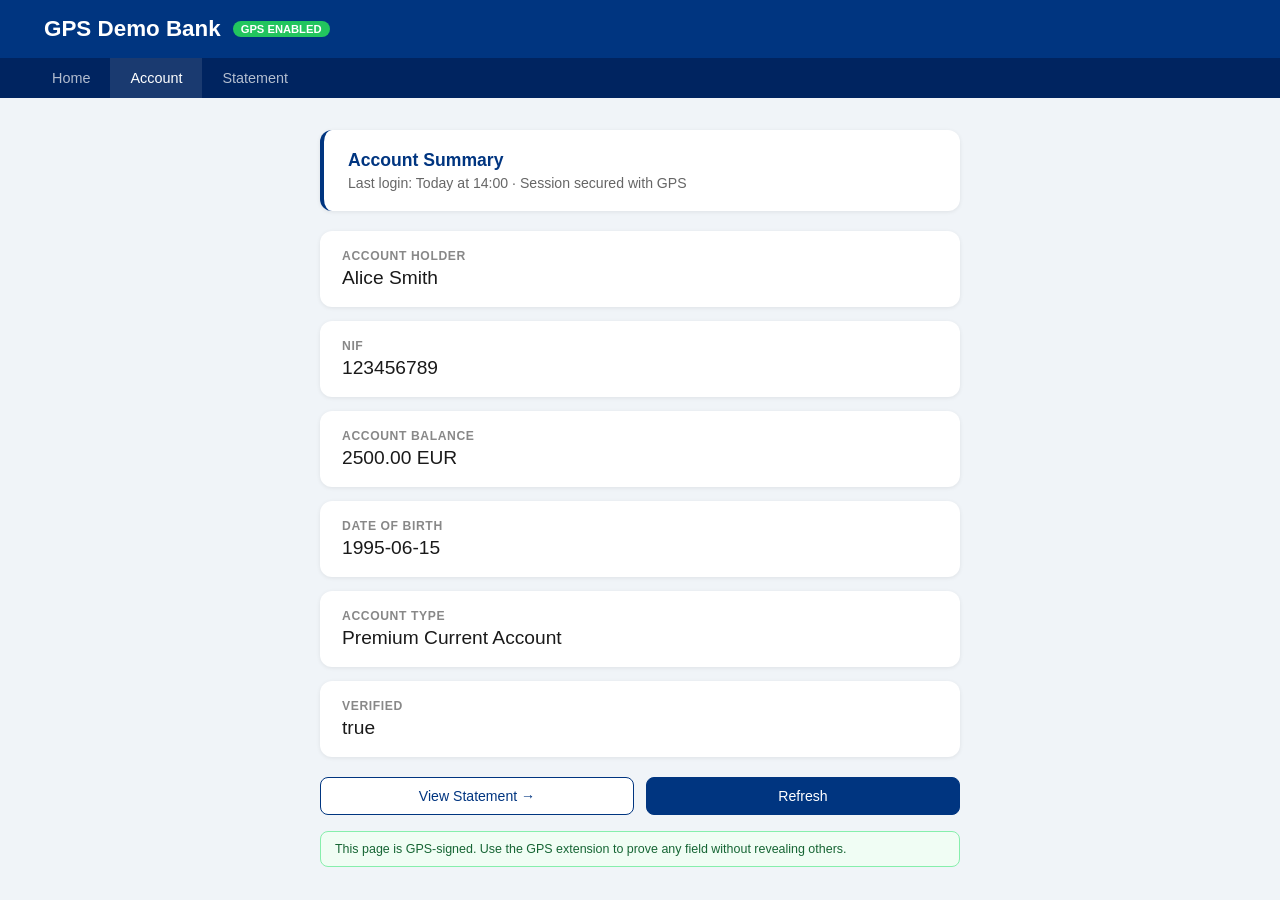
<file: gps-server/html/account.html>
<!DOCTYPE html>
<html lang="en">
<head>
<meta charset="UTF-8">
<meta name="viewport" content="width=device-width, initial-scale=1.0">
<title>GPS Demo Bank, Account Summary</title>
<style>
  * { box-sizing: border-box; margin: 0; padding: 0; }
  body { font-family: -apple-system, BlinkMacSystemFont, 'Segoe UI', sans-serif;
    background: #f0f4f8; min-height: 100vh; display: flex; flex-direction: column; }
  header { background: #003580; color: white; padding: 16px 32px;
    display: flex; align-items: center; gap: 12px; box-shadow: 0 2px 8px rgba(0,0,0,0.3); }
  header h1 { font-size: 1.4em; font-weight: 600; }
  .badge { background: #22c55e; color: white; font-size: 0.7em;
    padding: 2px 8px; border-radius: 12px; font-weight: 600; }
  nav { background: #002460; padding: 0 32px; display: flex; gap: 0; }
  nav a { color: rgba(255,255,255,0.7); text-decoration: none; padding: 12px 20px;
    font-size: 0.9em; display: block; }
  nav a.active, nav a:hover { color: white; background: rgba(255,255,255,0.1); }
  main { max-width: 680px; margin: 32px auto; padding: 0 20px; width: 100%; }
  .welcome { background: white; border-radius: 12px; padding: 20px 24px;
    margin-bottom: 20px; border-left: 4px solid #003580;
    box-shadow: 0 1px 4px rgba(0,0,0,0.08); }
  .welcome h2 { color: #003580; font-size: 1.1em; margin-bottom: 4px; }
  .welcome p { color: #666; font-size: 0.88em; }
  .fields { display: flex; flex-direction: column; gap: 14px; }
  .field { background: white; border-radius: 12px; padding: 18px 22px;
    box-shadow: 0 1px 4px rgba(0,0,0,0.08); display: flex;
    justify-content: space-between; align-items: center; }
  .field .label { font-size: 0.76em; font-weight: 600; color: #888;
    text-transform: uppercase; letter-spacing: 0.6px; margin-bottom: 4px; }
  .field .value { font-size: 1.2em; color: #1a1a1a; font-weight: 500; }
  .field .icon { font-size: 1.6em; opacity: 0.12; }
  .actions { display: flex; gap: 12px; margin-top: 20px; }
  .btn { flex: 1; padding: 10px; border: 1px solid #003580; border-radius: 8px;
    color: #003580; background: white; font-size: 0.88em; cursor: pointer;
    text-align: center; text-decoration: none; font-weight: 500; }
  .btn.primary { background: #003580; color: white; }
  .gps-badge { background: #f0fdf4; border: 1px solid #86efac; border-radius: 8px;
    padding: 10px 14px; margin-top: 16px; font-size: 0.78em; color: #166534; }
</style>
</head>
<body>
<header>
  <span style="font-size:1.6em"></span>
  <h1>GPS Demo Bank</h1>
  <span class="badge">GPS ENABLED</span>
</header>
<nav>
  <a href="/login">Home</a>
  <a href="/account" class="active">Account</a>
  <a href="/statement">Statement</a>
</nav>
<main>
  <div class="welcome">
    <h2>Account Summary</h2>
    <p>Last login: Today at 14:00 · Session secured with GPS</p>
  </div>
  <div class="fields">
    <div class="field">
      <div>
        <div class="label">Account Holder</div>
        <div class="value" id="name">Alice Smith</div>
      </div>
      <span class="icon"></span>
    </div>
    <div class="field">
      <div>
        <div class="label">NIF</div>
        <div class="value" id="nif">123456789</div>
      </div>
      <span class="icon"></span>
    </div>
    <div class="field">
      <div>
        <div class="label">Account Balance</div>
        <div class="value" id="balance">2500.00 EUR</div>
      </div>
      <span class="icon"></span>
    </div>
    <div class="field">
      <div>
        <div class="label">Date of Birth</div>
        <div class="value" id="birthdate">1995-06-15</div>
      </div>
      <span class="icon"></span>
    </div>
    <div class="field">
      <div>
        <div class="label">Account Type</div>
        <div class="value" id="account-type">Premium Current Account</div>
      </div>
      <span class="icon"></span>
    </div>
    <div class="field">
      <div>
        <div class="label">Verified</div>
        <div class="value" id="verified">true</div>
      </div>
      <span class="icon"></span>
    </div>
  </div>
  <div class="actions">
    <a href="/statement" class="btn">View Statement →</a>
    <a href="/account" class="btn primary">Refresh</a>
  </div>
  <div class="gps-badge">
 This page is GPS-signed. Use the GPS extension to prove any field without revealing others.
  </div>
</main>
</body>
</html>
</file>
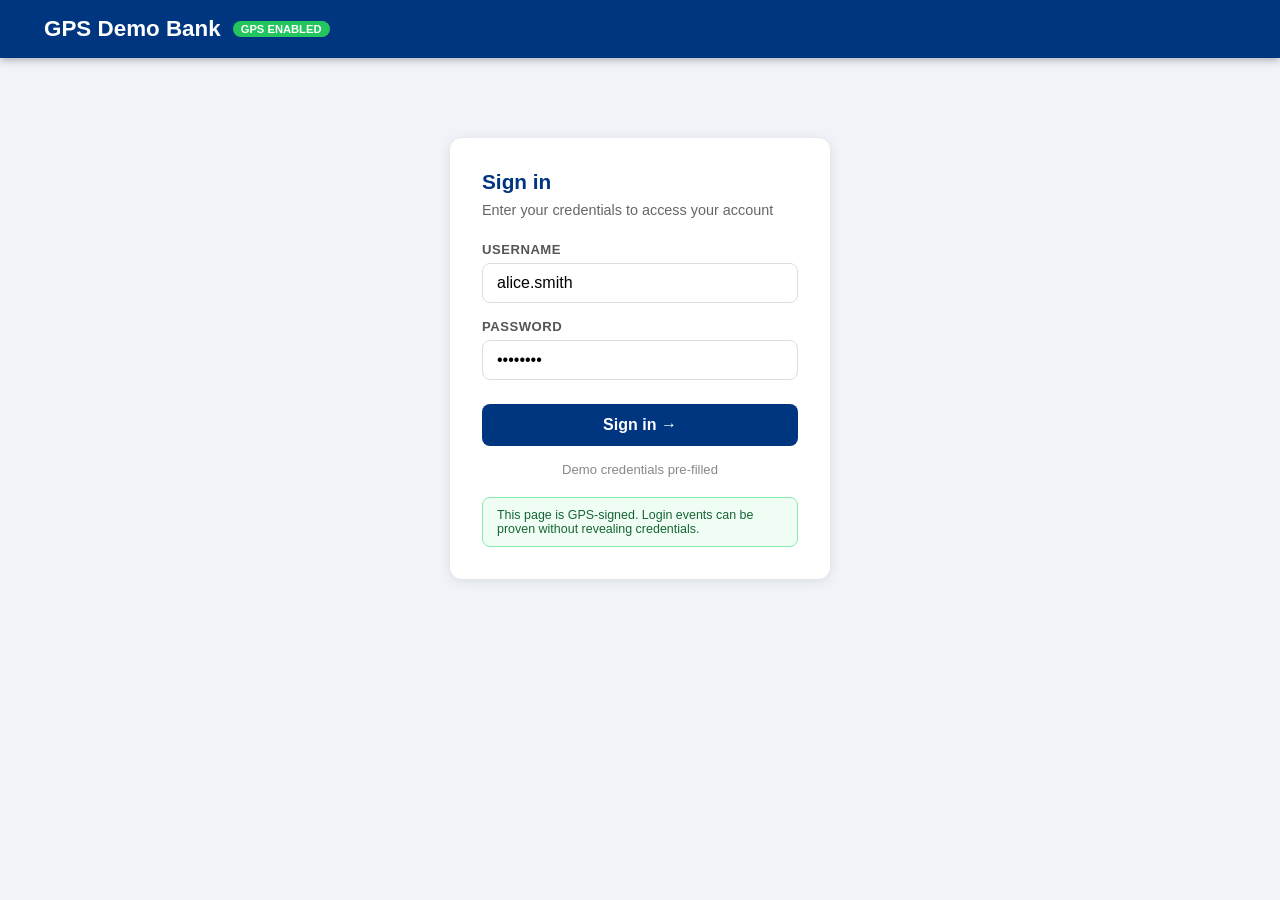
<file: gps-server/html/login.html>
<!DOCTYPE html>
<html lang="en">
<head>
<meta charset="UTF-8">
<meta name="viewport" content="width=device-width, initial-scale=1.0">
<title>GPS Demo Bank, Login</title>
<style>
  * { box-sizing: border-box; margin: 0; padding: 0; }
  body { font-family: -apple-system, BlinkMacSystemFont, 'Segoe UI', sans-serif;
    background: #f0f4f8; min-height: 100vh; display: flex; flex-direction: column; }
  header { background: #003580; color: white; padding: 16px 32px;
    display: flex; align-items: center; gap: 12px; box-shadow: 0 2px 8px rgba(0,0,0,0.3); }
  header h1 { font-size: 1.4em; font-weight: 600; }
  .badge { background: #22c55e; color: white; font-size: 0.7em;
    padding: 2px 8px; border-radius: 12px; font-weight: 600; }
  main { max-width: 420px; margin: 80px auto; padding: 0 20px; width: 100%; }
  .card { background: white; border-radius: 12px; padding: 32px;
    box-shadow: 0 2px 12px rgba(0,0,0,0.1); }
  .card h2 { color: #003580; font-size: 1.3em; margin-bottom: 8px; }
  .card p { color: #666; font-size: 0.9em; margin-bottom: 24px; }
  .field { margin-bottom: 16px; }
  .field label { display: block; font-size: 0.82em; font-weight: 600;
    color: #555; margin-bottom: 6px; text-transform: uppercase; letter-spacing: 0.5px; }
  .field input { width: 100%; padding: 10px 14px; border: 1px solid #ddd;
    border-radius: 8px; font-size: 1em; outline: none; }
  .field input:focus { border-color: #003580; }
  .login-btn { width: 100%; padding: 12px; background: #003580; color: white;
    border: none; border-radius: 8px; font-size: 1em; font-weight: 600;
    cursor: pointer; margin-top: 8px; }
  .login-btn:hover { background: #002460; }
  .hint { text-align: center; margin-top: 16px; font-size: 0.82em; color: #888; }
  .gps-badge { background: #f0fdf4; border: 1px solid #86efac; border-radius: 8px;
    padding: 10px 14px; margin-top: 20px; font-size: 0.78em; color: #166534; }
</style>
</head>
<body>
<header>
  <span style="font-size:1.6em"></span>
  <h1>GPS Demo Bank</h1>
  <span class="badge">GPS ENABLED</span>
</header>
<main>
  <div class="card">
    <h2>Sign in</h2>
    <p>Enter your credentials to access your account</p>
    <div class="field">
      <label>Username</label>
      <input type="text" value="alice.smith" readonly>
    </div>
    <div class="field">
      <label>Password</label>
      <input type="password" value="••••••••" readonly>
    </div>
    <a href="/account" style="text-decoration:none">
      <button class="login-btn">Sign in →</button>
    </a>
    <div class="hint">Demo credentials pre-filled</div>
    <div class="gps-badge">
 This page is GPS-signed. Login events can be proven without revealing credentials.
    </div>
  </div>
</main>
</body>
</html>
</file>
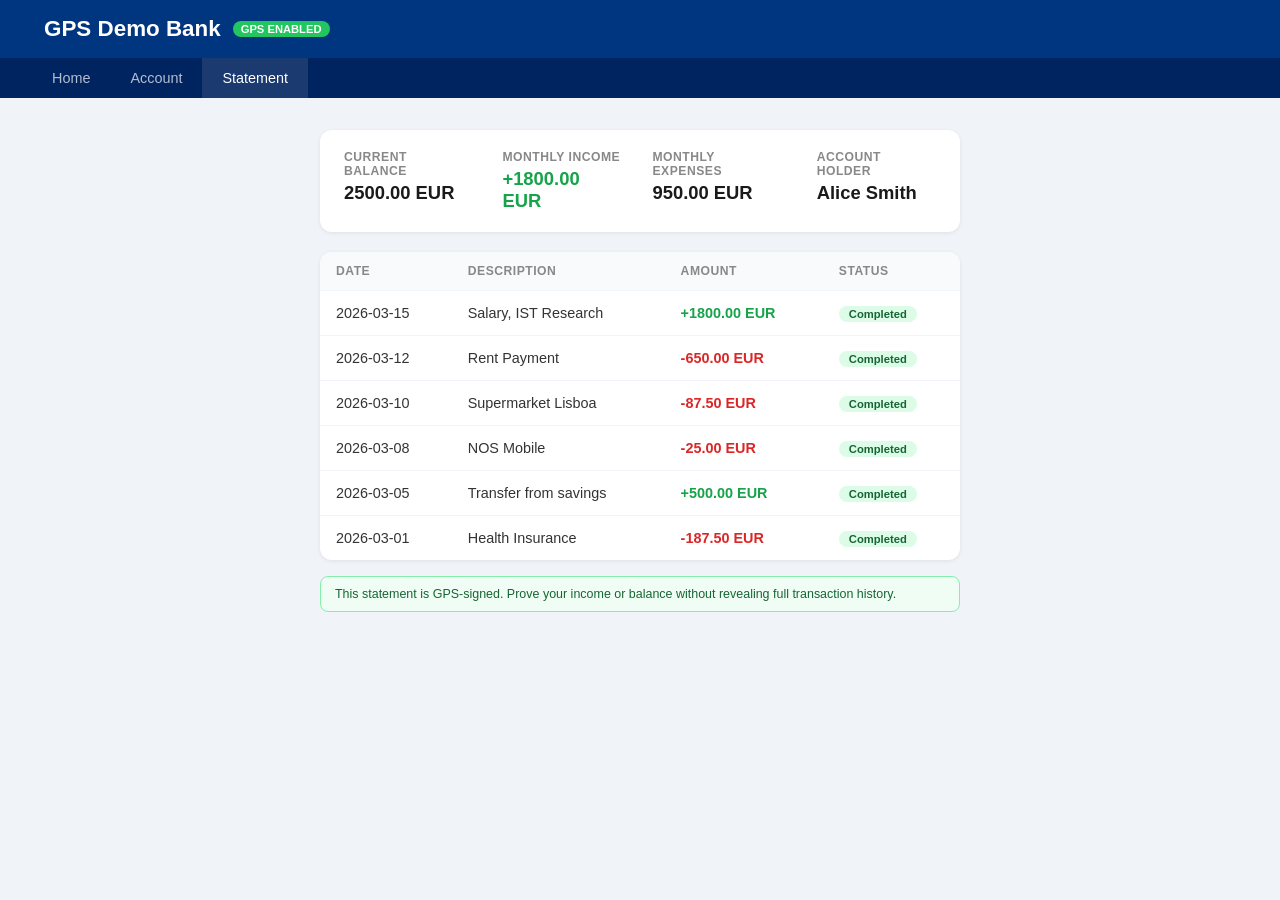
<file: gps-server/html/statement.html>
<!DOCTYPE html>
<html lang="en">
<head>
<meta charset="UTF-8">
<meta name="viewport" content="width=device-width, initial-scale=1.0">
<title>GPS Demo Bank, Statement</title>
<style>
  * { box-sizing: border-box; margin: 0; padding: 0; }
  body { font-family: -apple-system, BlinkMacSystemFont, 'Segoe UI', sans-serif;
    background: #f0f4f8; min-height: 100vh; display: flex; flex-direction: column; }
  header { background: #003580; color: white; padding: 16px 32px;
    display: flex; align-items: center; gap: 12px; box-shadow: 0 2px 8px rgba(0,0,0,0.3); }
  header h1 { font-size: 1.4em; font-weight: 600; }
  .badge { background: #22c55e; color: white; font-size: 0.7em;
    padding: 2px 8px; border-radius: 12px; font-weight: 600; }
  nav { background: #002460; padding: 0 32px; display: flex; }
  nav a { color: rgba(255,255,255,0.7); text-decoration: none;
    padding: 12px 20px; font-size: 0.9em; }
  nav a.active, nav a:hover { color: white; background: rgba(255,255,255,0.1); }
  main { max-width: 680px; margin: 32px auto; padding: 0 20px; width: 100%; }
  .summary { background: white; border-radius: 12px; padding: 20px 24px;
    margin-bottom: 20px; display: flex; gap: 32px;
    box-shadow: 0 1px 4px rgba(0,0,0,0.08); }
  .summary-item .label { font-size: 0.76em; font-weight: 600; color: #888;
    text-transform: uppercase; letter-spacing: 0.5px; margin-bottom: 4px; }
  .summary-item .value { font-size: 1.15em; color: #1a1a1a; font-weight: 600; }
  .summary-item .value.positive { color: #16a34a; }
  table { width: 100%; background: white; border-radius: 12px; overflow: hidden;
    box-shadow: 0 1px 4px rgba(0,0,0,0.08); border-collapse: collapse; }
  th { background: #f8fafc; padding: 12px 16px; text-align: left;
    font-size: 0.76em; font-weight: 600; color: #888;
    text-transform: uppercase; letter-spacing: 0.5px; }
  td { padding: 14px 16px; border-top: 1px solid #f1f5f9;
    font-size: 0.9em; color: #333; }
  tr:hover td { background: #f8fafc; }
  .amount { font-weight: 600; }
  .amount.credit { color: #16a34a; }
  .amount.debit  { color: #dc2626; }
  .status-badge { padding: 2px 10px; border-radius: 12px; font-size: 0.78em;
    font-weight: 600; }
  .status-badge.completed { background: #dcfce7; color: #166534; }
  .gps-badge { background: #f0fdf4; border: 1px solid #86efac; border-radius: 8px;
    padding: 10px 14px; margin-top: 16px; font-size: 0.78em; color: #166534; }
</style>
</head>
<body>
<header>
  <span style="font-size:1.6em"></span>
  <h1>GPS Demo Bank</h1>
  <span class="badge">GPS ENABLED</span>
</header>
<nav>
  <a href="/login">Home</a>
  <a href="/account">Account</a>
  <a href="/statement" class="active">Statement</a>
</nav>
<main>
  <div class="summary">
    <div class="summary-item">
      <div class="label">Current Balance</div>
      <div class="value" id="current-balance">2500.00 EUR</div>
    </div>
    <div class="summary-item">
      <div class="label">Monthly Income</div>
      <div class="value positive" id="monthly-income">+1800.00 EUR</div>
    </div>
    <div class="summary-item">
      <div class="label">Monthly Expenses</div>
      <div class="value" id="monthly-expenses">950.00 EUR</div>
    </div>
    <div class="summary-item">
      <div class="label">Account Holder</div>
      <div class="value" id="statement-holder">Alice Smith</div>
    </div>
  </div>
  <table>
    <thead>
      <tr>
        <th>Date</th>
        <th>Description</th>
        <th>Amount</th>
        <th>Status</th>
      </tr>
    </thead>
    <tbody>
      <tr>
        <td>2026-03-15</td>
        <td>Salary, IST Research</td>
        <td class="amount credit" id="salary">+1800.00 EUR</td>
        <td><span class="status-badge completed">Completed</span></td>
      </tr>
      <tr>
        <td>2026-03-12</td>
        <td>Rent Payment</td>
        <td class="amount debit">-650.00 EUR</td>
        <td><span class="status-badge completed">Completed</span></td>
      </tr>
      <tr>
        <td>2026-03-10</td>
        <td>Supermarket Lisboa</td>
        <td class="amount debit">-87.50 EUR</td>
        <td><span class="status-badge completed">Completed</span></td>
      </tr>
      <tr>
        <td>2026-03-08</td>
        <td>NOS Mobile</td>
        <td class="amount debit">-25.00 EUR</td>
        <td><span class="status-badge completed">Completed</span></td>
      </tr>
      <tr>
        <td>2026-03-05</td>
        <td>Transfer from savings</td>
        <td class="amount credit">+500.00 EUR</td>
        <td><span class="status-badge completed">Completed</span></td>
      </tr>
      <tr>
        <td>2026-03-01</td>
        <td>Health Insurance</td>
        <td class="amount debit">-187.50 EUR</td>
        <td><span class="status-badge completed">Completed</span></td>
      </tr>
    </tbody>
  </table>
  <div class="gps-badge">
 This statement is GPS-signed. Prove your income or balance without revealing full transaction history.
  </div>
</main>
</body>
</html>
</file>
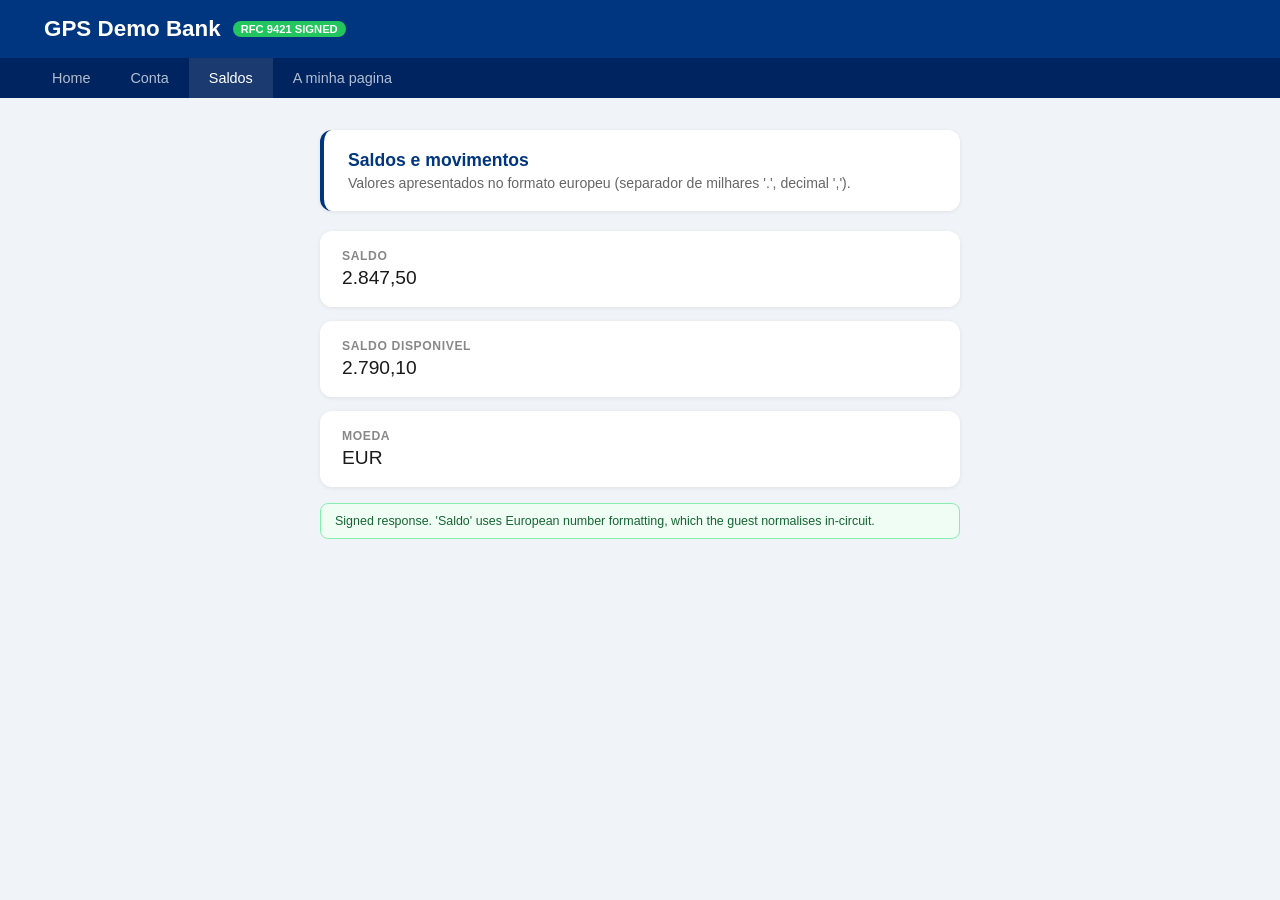
<file: gps-server/html/realwebsite/balancepage.html>
<!DOCTYPE html>
<html lang="pt-PT">
<head>
<meta charset="UTF-8">
<meta name="viewport" content="width=device-width, initial-scale=1.0">
<title>GPS Demo Bank: Saldos e movimentos</title>
<style>
  * { box-sizing: border-box; margin: 0; padding: 0; }
  body { font-family: -apple-system, BlinkMacSystemFont, 'Segoe UI', sans-serif;
    background: #f0f4f8; min-height: 100vh; display: flex; flex-direction: column; }
  header { background: #003580; color: white; padding: 16px 32px;
    display: flex; align-items: center; gap: 12px; box-shadow: 0 2px 8px rgba(0,0,0,0.3); }
  header h1 { font-size: 1.4em; font-weight: 600; }
  .badge { background: #22c55e; color: white; font-size: 0.7em;
    padding: 2px 8px; border-radius: 12px; font-weight: 600; }
  nav { background: #002460; padding: 0 32px; display: flex; gap: 0; }
  nav a { color: rgba(255,255,255,0.7); text-decoration: none; padding: 12px 20px;
    font-size: 0.9em; display: block; }
  nav a.active, nav a:hover { color: white; background: rgba(255,255,255,0.1); }
  main { max-width: 680px; margin: 32px auto; padding: 0 20px; width: 100%; }
  .welcome { background: white; border-radius: 12px; padding: 20px 24px;
    margin-bottom: 20px; border-left: 4px solid #003580;
    box-shadow: 0 1px 4px rgba(0,0,0,0.08); }
  .welcome h2 { color: #003580; font-size: 1.1em; margin-bottom: 4px; }
  .welcome p { color: #666; font-size: 0.88em; }
  .fields { display: flex; flex-direction: column; gap: 14px; }
  .field { background: white; border-radius: 12px; padding: 18px 22px;
    box-shadow: 0 1px 4px rgba(0,0,0,0.08); display: flex;
    justify-content: space-between; align-items: center; }
  .field .label { font-size: 0.76em; font-weight: 600; color: #888;
    text-transform: uppercase; letter-spacing: 0.6px; margin-bottom: 4px; }
  .field .value { font-size: 1.2em; color: #1a1a1a; font-weight: 500; }
  .field .icon { font-size: 1.6em; opacity: 0.12; }
  .actions { display: flex; gap: 12px; margin-top: 20px; }
  .btn { flex: 1; padding: 10px; border: 1px solid #003580; border-radius: 8px;
    color: #003580; background: white; font-size: 0.88em; cursor: pointer;
    text-align: center; text-decoration: none; font-weight: 500; }
  .btn.primary { background: #003580; color: white; }
  .gps-badge { background: #f0fdf4; border: 1px solid #86efac; border-radius: 8px;
    padding: 10px 14px; margin-top: 16px; font-size: 0.78em; color: #166534; }
</style>
</head>
<body>
<header>
  <span style="font-size:1.6em"></span>
  <h1>GPS Demo Bank</h1>
  <span class="badge">RFC 9421 SIGNED</span>
</header>
<nav>
  <a href="/">Home</a>
  <a href="/account">Conta</a>
  <a href="/balancepage" class="active">Saldos</a>
  <a href="/mypage">A minha pagina</a>
</nav>
<main>
  <div class="welcome">
    <h2>Saldos e movimentos</h2>
    <p>Valores apresentados no formato europeu (separador de milhares '.', decimal ',').</p>
  </div>
  <div class="fields">
    <div class="field">
      <div>
        <div class="label">Saldo</div>
        <div class="value" id="saldo">2.847,50</div>
      </div>
      <span class="icon"></span>
    </div>
    <div class="field">
      <div>
        <div class="label">Saldo disponivel</div>
        <div class="value" id="disponivel">2.790,10</div>
      </div>
      <span class="icon"></span>
    </div>
    <div class="field">
      <div>
        <div class="label">Moeda</div>
        <div class="value" id="moeda">EUR</div>
      </div>
      <span class="icon"></span>
    </div>
  </div>
  <div class="gps-badge">Signed response. 'Saldo' uses European number formatting, which the guest normalises in-circuit.</div>
</main>
</body>
</html>
</file>
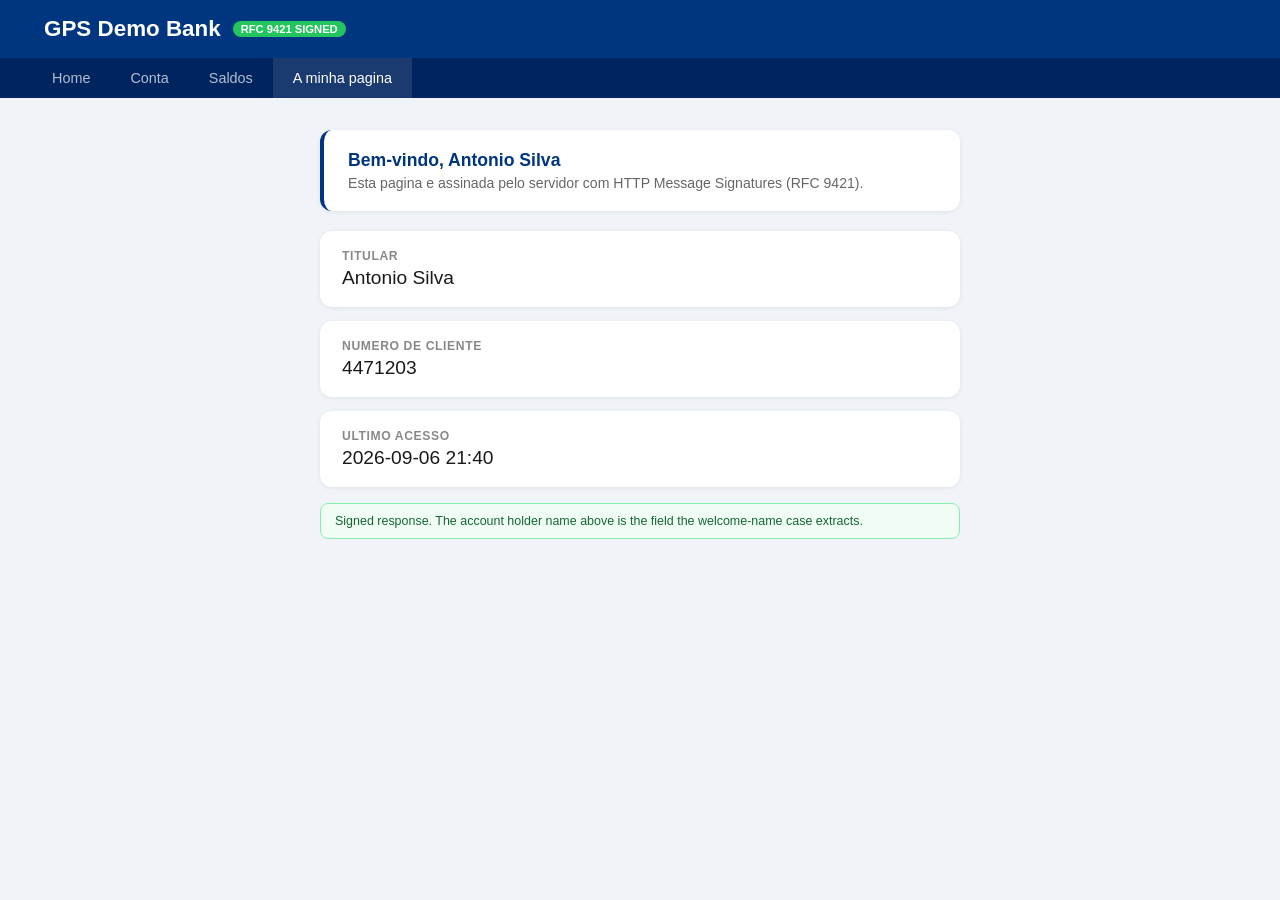
<file: gps-server/html/realwebsite/mypage.html>
<!DOCTYPE html>
<html lang="pt-PT">
<head>
<meta charset="UTF-8">
<meta name="viewport" content="width=device-width, initial-scale=1.0">
<title>GPS Demo Bank : A minha pagina</title>
<style>
  * { box-sizing: border-box; margin: 0; padding: 0; }
  body { font-family: -apple-system, BlinkMacSystemFont, 'Segoe UI', sans-serif;
    background: #f0f4f8; min-height: 100vh; display: flex; flex-direction: column; }
  header { background: #003580; color: white; padding: 16px 32px;
    display: flex; align-items: center; gap: 12px; box-shadow: 0 2px 8px rgba(0,0,0,0.3); }
  header h1 { font-size: 1.4em; font-weight: 600; }
  .badge { background: #22c55e; color: white; font-size: 0.7em;
    padding: 2px 8px; border-radius: 12px; font-weight: 600; }
  nav { background: #002460; padding: 0 32px; display: flex; gap: 0; }
  nav a { color: rgba(255,255,255,0.7); text-decoration: none; padding: 12px 20px;
    font-size: 0.9em; display: block; }
  nav a.active, nav a:hover { color: white; background: rgba(255,255,255,0.1); }
  main { max-width: 680px; margin: 32px auto; padding: 0 20px; width: 100%; }
  .welcome { background: white; border-radius: 12px; padding: 20px 24px;
    margin-bottom: 20px; border-left: 4px solid #003580;
    box-shadow: 0 1px 4px rgba(0,0,0,0.08); }
  .welcome h2 { color: #003580; font-size: 1.1em; margin-bottom: 4px; }
  .welcome p { color: #666; font-size: 0.88em; }
  .fields { display: flex; flex-direction: column; gap: 14px; }
  .field { background: white; border-radius: 12px; padding: 18px 22px;
    box-shadow: 0 1px 4px rgba(0,0,0,0.08); display: flex;
    justify-content: space-between; align-items: center; }
  .field .label { font-size: 0.76em; font-weight: 600; color: #888;
    text-transform: uppercase; letter-spacing: 0.6px; margin-bottom: 4px; }
  .field .value { font-size: 1.2em; color: #1a1a1a; font-weight: 500; }
  .field .icon { font-size: 1.6em; opacity: 0.12; }
  .actions { display: flex; gap: 12px; margin-top: 20px; }
  .btn { flex: 1; padding: 10px; border: 1px solid #003580; border-radius: 8px;
    color: #003580; background: white; font-size: 0.88em; cursor: pointer;
    text-align: center; text-decoration: none; font-weight: 500; }
  .btn.primary { background: #003580; color: white; }
  .gps-badge { background: #f0fdf4; border: 1px solid #86efac; border-radius: 8px;
    padding: 10px 14px; margin-top: 16px; font-size: 0.78em; color: #166534; }
</style>
</head>
<body>
<header>
  <span style="font-size:1.6em"></span>
  <h1>GPS Demo Bank</h1>
  <span class="badge">RFC 9421 SIGNED</span>
</header>
<nav>
  <a href="/">Home</a>
  <a href="/account">Conta</a>
  <a href="/balancepage">Saldos</a>
  <a href="/mypage" class="active">A minha pagina</a>
</nav>
<main>
  <div class="welcome">
    <h2>Bem-vindo, Antonio Silva</h2>
    <p>Esta pagina e assinada pelo servidor com HTTP Message Signatures (RFC 9421).</p>
  </div>
  <div class="fields">
    <div class="field">
      <div>
        <div class="label">Titular</div>
        <div class="value" id="holder">Antonio Silva</div>
      </div>
      <span class="icon"></span>
    </div>
    <div class="field">
      <div>
        <div class="label">Numero de cliente</div>
        <div class="value" id="client">4471203</div>
      </div>
      <span class="icon"></span>
    </div>
    <div class="field">
      <div>
        <div class="label">Ultimo acesso</div>
        <div class="value" id="lastseen">2026-09-06 21:40</div>
      </div>
      <span class="icon"></span>
    </div>
  </div>
  <div class="gps-badge">Signed response. The account holder name above is the field the welcome-name case extracts.</div>
</main>
</body>
</html>
</file>
<file: extension/popup/popup.css>
/* GPS Extension Popup */

* { box-sizing: border-box; margin: 0; padding: 0; }

body {
  width: 360px;
  font-family: system-ui, -apple-system, sans-serif;
  font-size: 13px;
  background: #0f172a;
  color: #e2e8f0;
  min-height: 200px;
}

/* -- Header -- */
header {
  display: flex;
  align-items: center;
  justify-content: space-between;
  padding: 12px 16px 10px;
  background: #1e293b;
  border-bottom: 1px solid #334155;
}

.logo { display: flex; align-items: center; gap: 6px; }
.logo-icon { font-size: 18px; }
.logo-text { font-weight: 700; font-size: 16px; color: #f8fafc; letter-spacing: -0.3px; }
.logo-sub { font-size: 10px; color: #64748b; margin-top: 1px; }

.host-status { display: flex; align-items: center; gap: 6px; }
.dot {
  width: 8px; height: 8px; border-radius: 50%;
  flex-shrink: 0;
}
.dot-grey   { background: #475569; }
.dot-green  { background: #22c55e; box-shadow: 0 0 6px #22c55e88; }
.dot-red    { background: #ef4444; }
#host-text  { font-size: 11px; color: #94a3b8; }

/* -- Sections -- */
.section { padding: 12px 16px; }
.divider { height: 1px; background: #1e293b; }

.section-row {
  display: flex;
  align-items: center;
  justify-content: space-between;
}
.label    { font-weight: 600; color: #f1f5f9; font-size: 13px; }
.sublabel { font-size: 11px; color: #64748b; margin-top: 2px; }

/* -- Steps -- */
.step-header {
  display: flex;
  align-items: center;
  gap: 8px;
  margin-bottom: 10px;
}
.step-num {
  width: 20px; height: 20px;
  background: #3b82f6;
  color: white;
  border-radius: 50%;
  font-size: 11px;
  font-weight: 700;
  display: flex; align-items: center; justify-content: center;
  flex-shrink: 0;
}
.step-label { font-weight: 600; color: #f1f5f9; }

/* -- Select Button -- */
.action-btn {
  width: 100%;
  padding: 8px 12px;
  background: #1e3a5f;
  border: 1px solid #2563eb;
  border-radius: 8px;
  color: #93c5fd;
  font-size: 13px;
  font-weight: 500;
  cursor: pointer;
  transition: all 0.15s;
  text-align: center;
}
.action-btn:hover:not(:disabled) {
  background: #2563eb;
  color: white;
}
.action-btn:disabled {
  opacity: 0.4;
  cursor: not-allowed;
}
.action-btn.active {
  background: #7c3aed;
  border-color: #8b5cf6;
  color: white;
  animation: pulse 1.5s infinite;
}
@keyframes pulse {
  0%, 100% { box-shadow: 0 0 0 0 rgba(139,92,246,0.4); }
  50%       { box-shadow: 0 0 0 6px rgba(139,92,246,0); }
}

/* -- Selected Display -- */
.selected-display {
  margin-top: 10px;
  background: #1e293b;
  border-radius: 8px;
  padding: 10px 12px;
  border: 1px solid #334155;
}
.selected-row {
  display: flex;
  align-items: baseline;
  gap: 8px;
  margin-bottom: 6px;
}
.selected-row:last-of-type { margin-bottom: 0; }
.selected-label {
  font-size: 10px;
  font-weight: 600;
  text-transform: uppercase;
  color: #64748b;
  min-width: 36px;
  flex-shrink: 0;
}
.selected-value {
  font-size: 13px;
  color: #fbbf24;
  font-weight: 500;
  word-break: break-all;
}
.selected-path {
  font-family: monospace;
  font-size: 12px;
  color: #34d399;
  word-break: break-all;
}
.selected-path.unknown {
  color: #f87171;
  font-style: italic;
}

.path-edit-row {
  display: flex;
  gap: 6px;
  margin-top: 8px;
}
.path-input {
  flex: 1;
  background: #0f172a;
  border: 1px solid #3b82f6;
  border-radius: 6px;
  color: #e2e8f0;
  padding: 5px 8px;
  font-family: monospace;
  font-size: 12px;
}
.path-input:focus { outline: none; border-color: #60a5fa; }
.path-save-btn {
  background: #22c55e;
  border: none;
  border-radius: 6px;
  color: white;
  font-weight: 700;
  padding: 5px 10px;
  cursor: pointer;
}
.link-btn {
  background: none;
  border: none;
  color: #60a5fa;
  font-size: 11px;
  cursor: pointer;
  padding: 4px 0 0;
  text-decoration: underline;
  text-underline-offset: 2px;
}

/* -- Predicate -- */
.predicate-row {
  display: flex;
  align-items: center;
  gap: 8px;
  background: #1e293b;
  border: 1px solid #334155;
  border-radius: 8px;
  padding: 8px 10px;
}
.predicate-field {
  font-family: monospace;
  font-size: 12px;
  color: #34d399;
  white-space: nowrap;
  overflow: hidden;
  text-overflow: ellipsis;
  max-width: 100px;
  flex-shrink: 0;
}
.predicate-input {
  flex: 1;
  background: transparent;
  border: none;
  color: #fbbf24;
  font-family: monospace;
  font-size: 13px;
  outline: none;
  min-width: 0;
}
.predicate-input::placeholder { color: #475569; }
.predicate-input:disabled { opacity: 0.4; }
.predicate-hint {
  font-size: 11px;
  color: #475569;
  margin-top: 6px;
}
.predicate-hint code {
  background: #1e293b;
  padding: 1px 4px;
  border-radius: 3px;
  color: #94a3b8;
}

/* -- Dev Mode -- */
.dev-row { margin-bottom: 10px; }
.dev-label {
  display: flex;
  align-items: center;
  gap: 6px;
  font-size: 11px;
  color: #64748b;
  cursor: pointer;
}
.dev-label input { cursor: pointer; }

/* -- Prove Button -- */
.prove-btn {
  width: 100%;
  padding: 10px;
  background: linear-gradient(135deg, #7c3aed, #2563eb);
  border: none;
  border-radius: 8px;
  color: white;
  font-size: 14px;
  font-weight: 600;
  cursor: pointer;
  transition: opacity 0.2s, transform 0.1s;
}
.prove-btn:hover:not(:disabled) { opacity: 0.9; transform: translateY(-1px); }
.prove-btn:disabled { opacity: 0.35; cursor: not-allowed; transform: none; }

/* -- Progress -- */
.progress {
  display: flex;
  align-items: center;
  gap: 10px;
  margin-top: 10px;
  padding: 8px 12px;
  background: #1e293b;
  border-radius: 8px;
  color: #94a3b8;
  font-size: 12px;
}
.spinner {
  width: 16px; height: 16px;
  border: 2px solid #334155;
  border-top-color: #3b82f6;
  border-radius: 50%;
  animation: spin 0.8s linear infinite;
  flex-shrink: 0;
}
@keyframes spin { to { transform: rotate(360deg); } }

/* -- Error / Result -- */
.error-box {
  margin: 0 16px 12px;
  padding: 10px 12px;
  background: #450a0a;
  border: 1px solid #7f1d1d;
  border-radius: 8px;
  color: #fca5a5;
  font-size: 12px;
}

.result-box {
  margin: 0 0 0;
  border-top: 1px solid #1e293b;
}

.result-header {
  padding: 12px 16px 8px;
  font-weight: 700;
  font-size: 14px;
}
.result-header.true  { color: #22c55e; }
.result-header.false { color: #ef4444; }

.proof-json-wrap {
  margin: 0 16px 10px;
  background: #0f172a;
  border: 1px solid #1e293b;
  border-radius: 8px;
  overflow: hidden;
  max-height: 200px;
  overflow-y: auto;
}
.proof-json {
  font-family: 'JetBrains Mono', 'Fira Code', monospace;
  font-size: 10.5px;
  color: #94a3b8;
  padding: 10px 12px;
  white-space: pre-wrap;
  word-break: break-all;
  line-height: 1.6;
}

.result-actions {
  display: flex;
  gap: 8px;
  padding: 0 16px 14px;
}
.result-btn {
  flex: 1;
  padding: 8px;
  border: none;
  border-radius: 8px;
  font-size: 12px;
  font-weight: 600;
  cursor: pointer;
  transition: opacity 0.15s;
}
.result-btn:hover { opacity: 0.85; }
.copy-btn     { background: #1e293b; color: #94a3b8; border: 1px solid #334155; }
.download-btn { background: #22c55e; color: #fff; }

/* -- Helpers -- */
.hidden { display: none !important; }

.selected-path.regex {
  color: #f59e0b;
  font-style: italic;
}

/* -- Add-another prompt -- */
.add-another-prompt {
  margin-top: 10px;
  padding: 10px 12px;
  background: #1e293b;
  border: 1px solid #334155;
  border-radius: 8px;
}
.add-another-label {
  display: block;
  font-size: 12px;
  font-weight: 600;
  color: #94a3b8;
  margin-bottom: 8px;
}
.add-another-btns {
  display: flex;
  gap: 8px;
}
.add-another-btn {
  flex: 1;
  padding: 7px 0;
  border: none;
  border-radius: 7px;
  font-size: 12px;
  font-weight: 600;
  cursor: pointer;
  transition: opacity 0.15s;
}
.add-another-btn:hover { opacity: 0.85; }
.add-another-btn.yes {
  background: #1e3a5f;
  border: 1px solid #2563eb;
  color: #93c5fd;
}
.add-another-btn.yes:hover { background: #2563eb; color: #fff; }
.add-another-btn.no {
  background: linear-gradient(135deg, #7c3aed, #2563eb);
  color: #fff;
}

/* -- Accumulated fields list -- */
.fields-list {
  margin-bottom: 10px;
  display: flex;
  flex-direction: column;
  gap: 5px;
}
.field-item {
  display: flex;
  align-items: center;
  gap: 8px;
  background: #1e293b;
  border: 1px solid #334155;
  border-radius: 7px;
  padding: 7px 10px;
}
.field-item-body {
  flex: 1;
  min-width: 0;
  display: flex;
  flex-direction: column;
  gap: 2px;
}
.field-item-value {
  font-size: 12px;
  color: #fbbf24;
  font-weight: 500;
  white-space: nowrap;
  overflow: hidden;
  text-overflow: ellipsis;
}
.field-item-pred {
  font-family: monospace;
  font-size: 11px;
  color: #34d399;
}
.field-item-remove {
  background: none;
  border: none;
  color: #475569;
  font-size: 13px;
  cursor: pointer;
  padding: 2px 4px;
  border-radius: 4px;
  flex-shrink: 0;
  line-height: 1;
}
.field-item-remove:hover { color: #ef4444; background: #450a0a; }

/* -- Multi-field result rows -- */
.result-field-true  { color: #22c55e; font-size: 13px; padding: 2px 0; }
.result-field-false { color: #ef4444; font-size: 13px; padding: 2px 0; }

/* -- PDF input row -- */
.pdf-input-row {
  display: flex;
  gap: 6px;
  margin-top: 10px;
}
</file>
